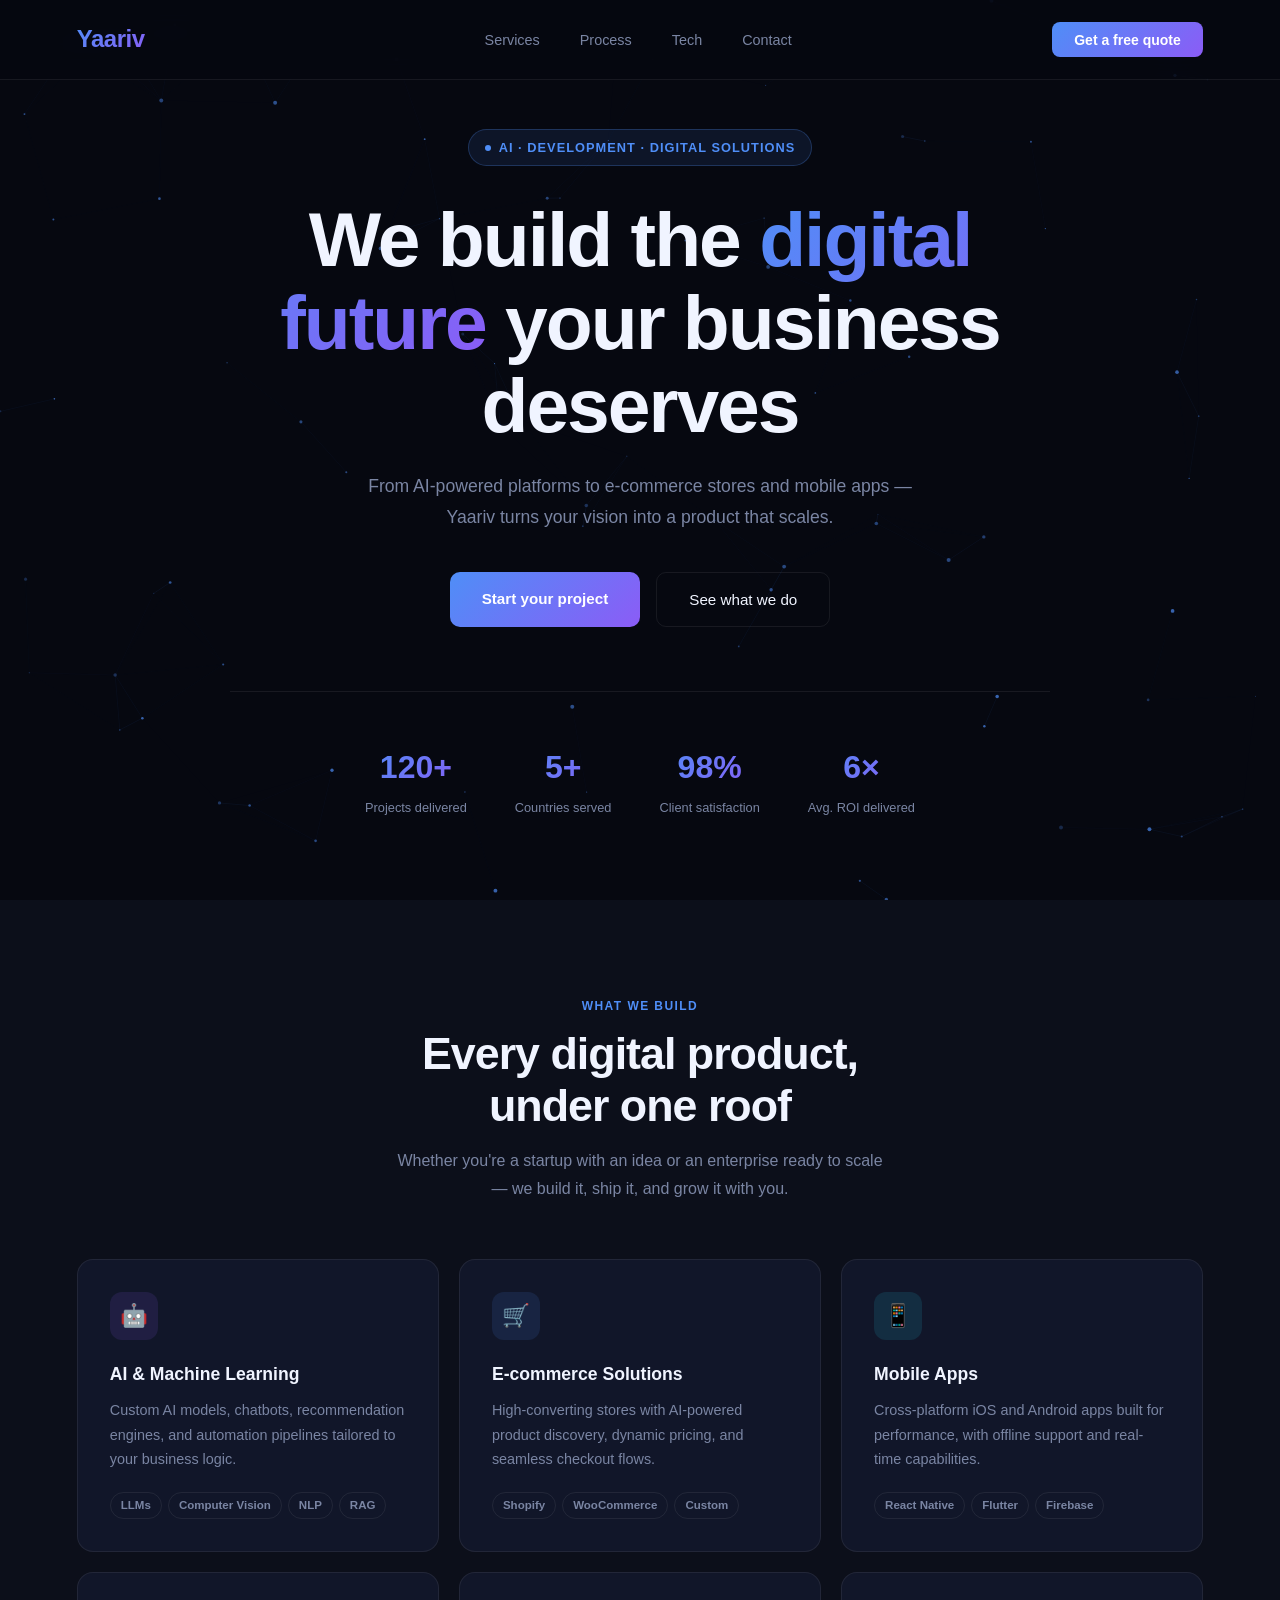
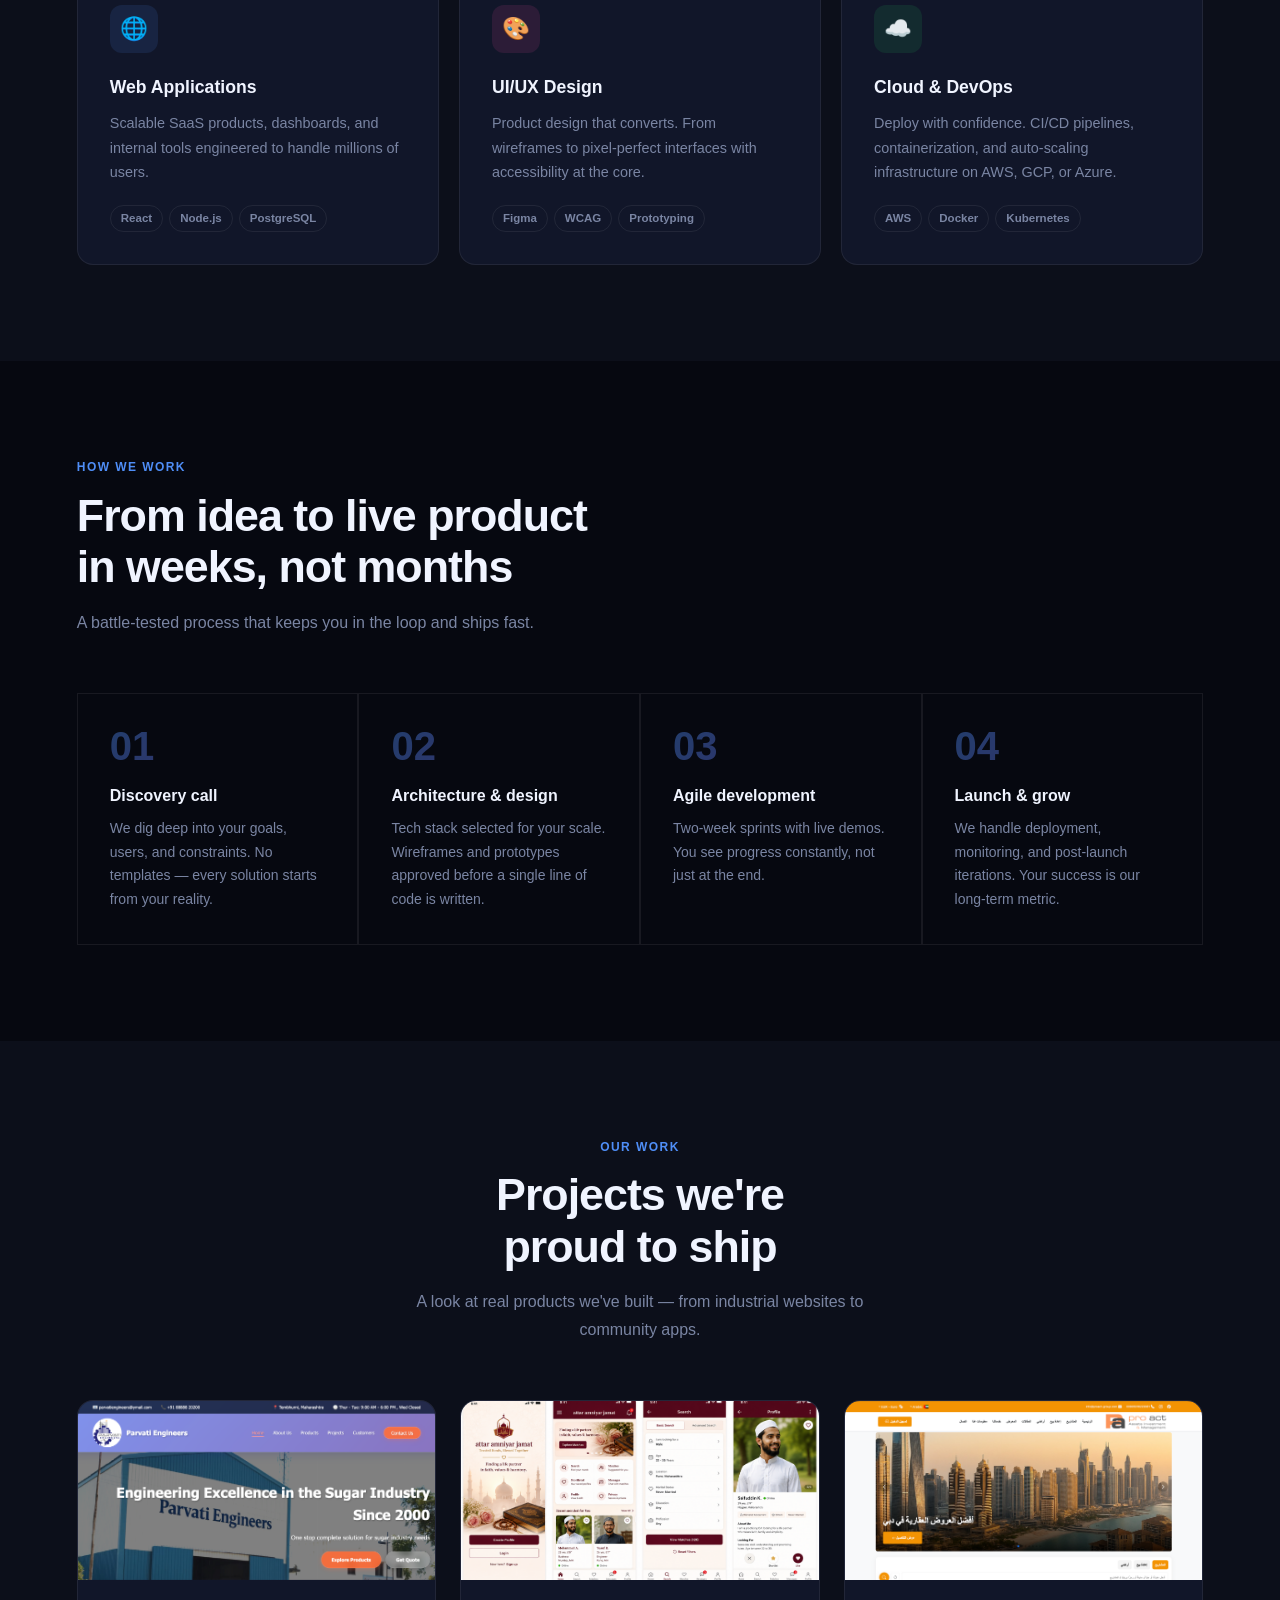
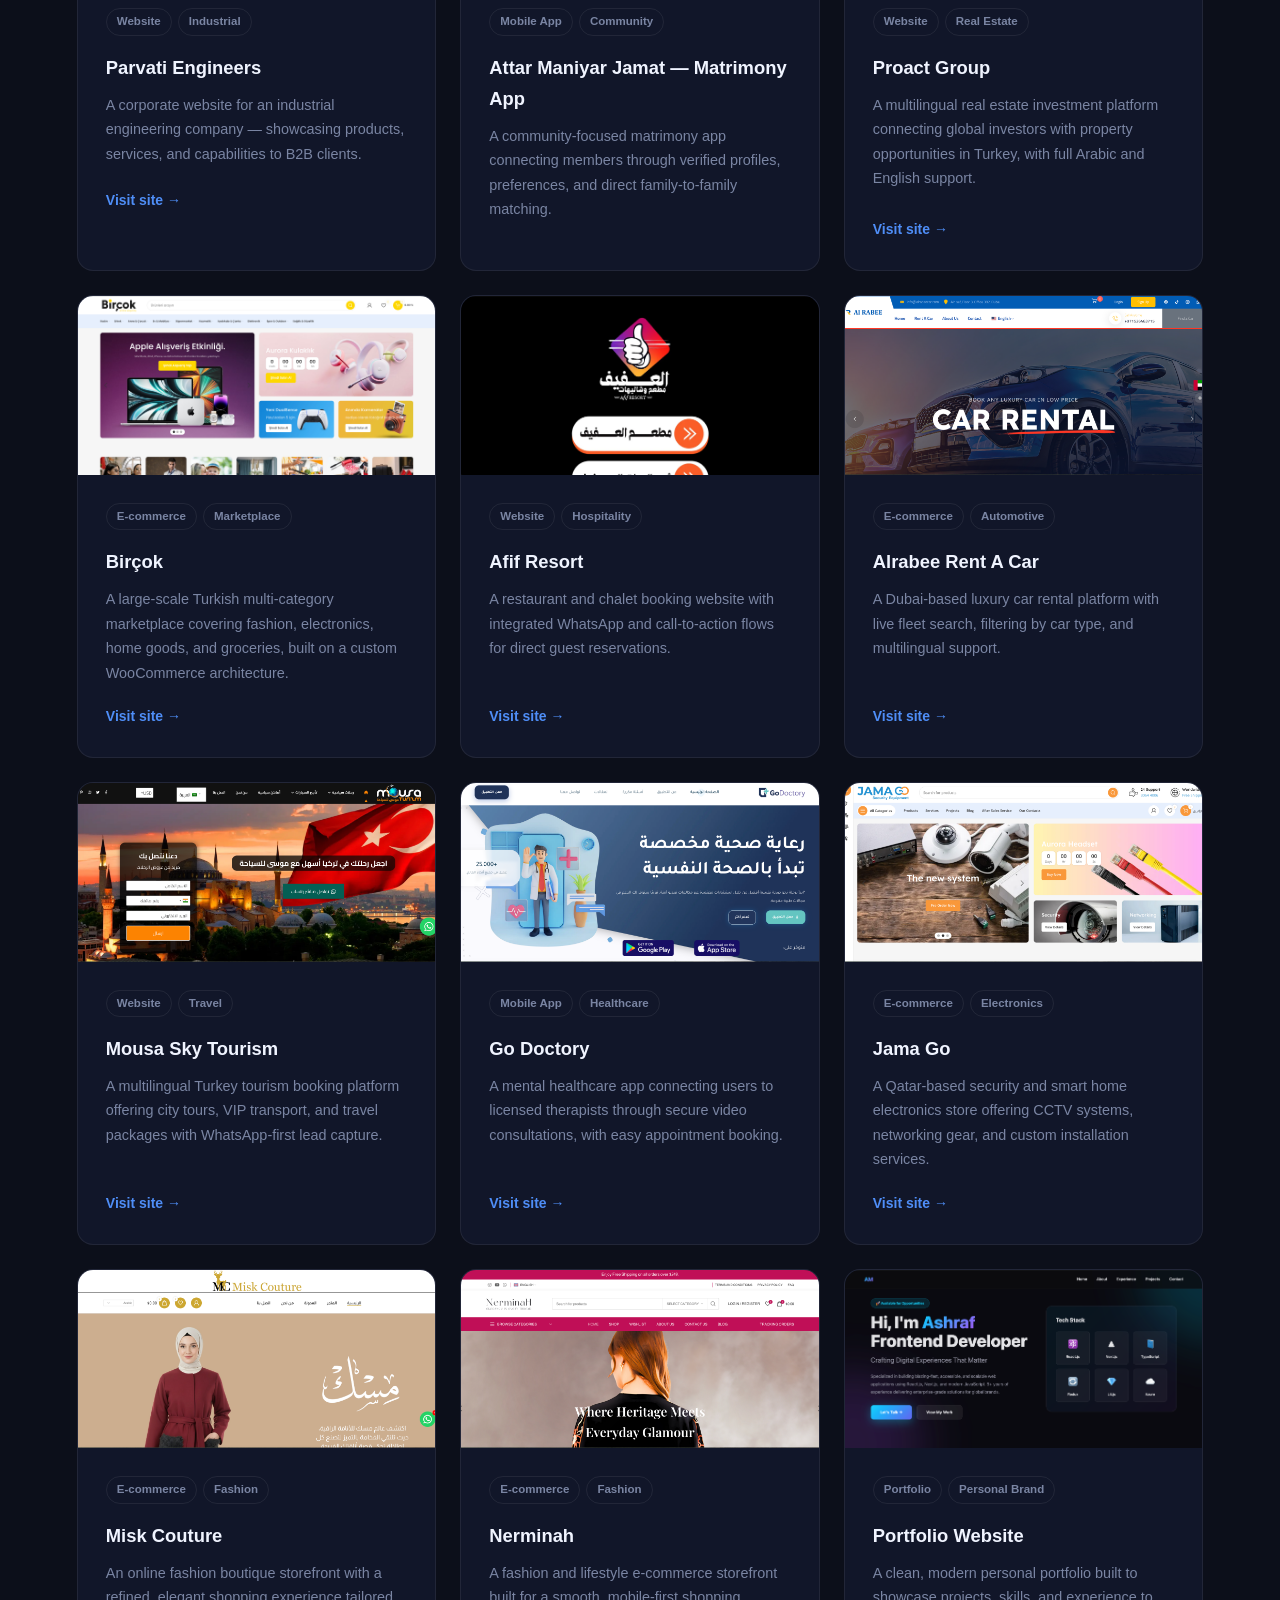
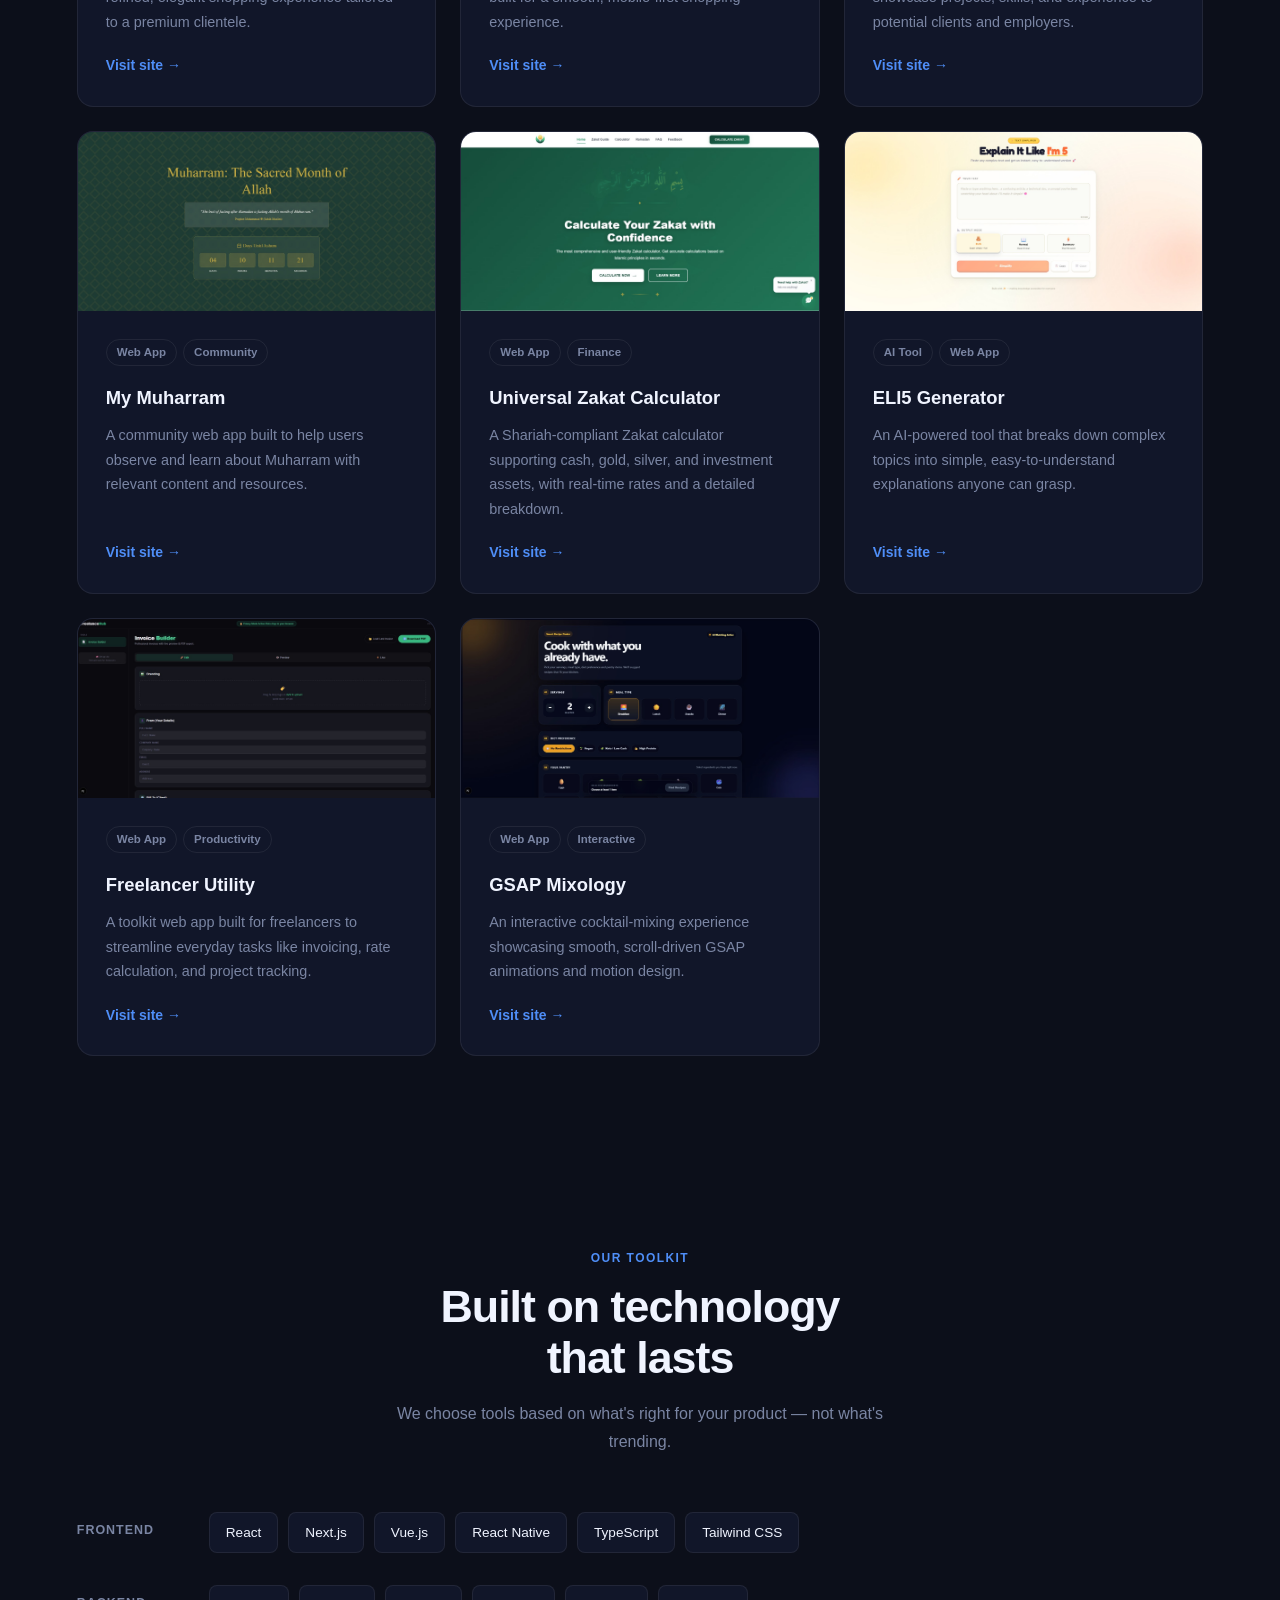
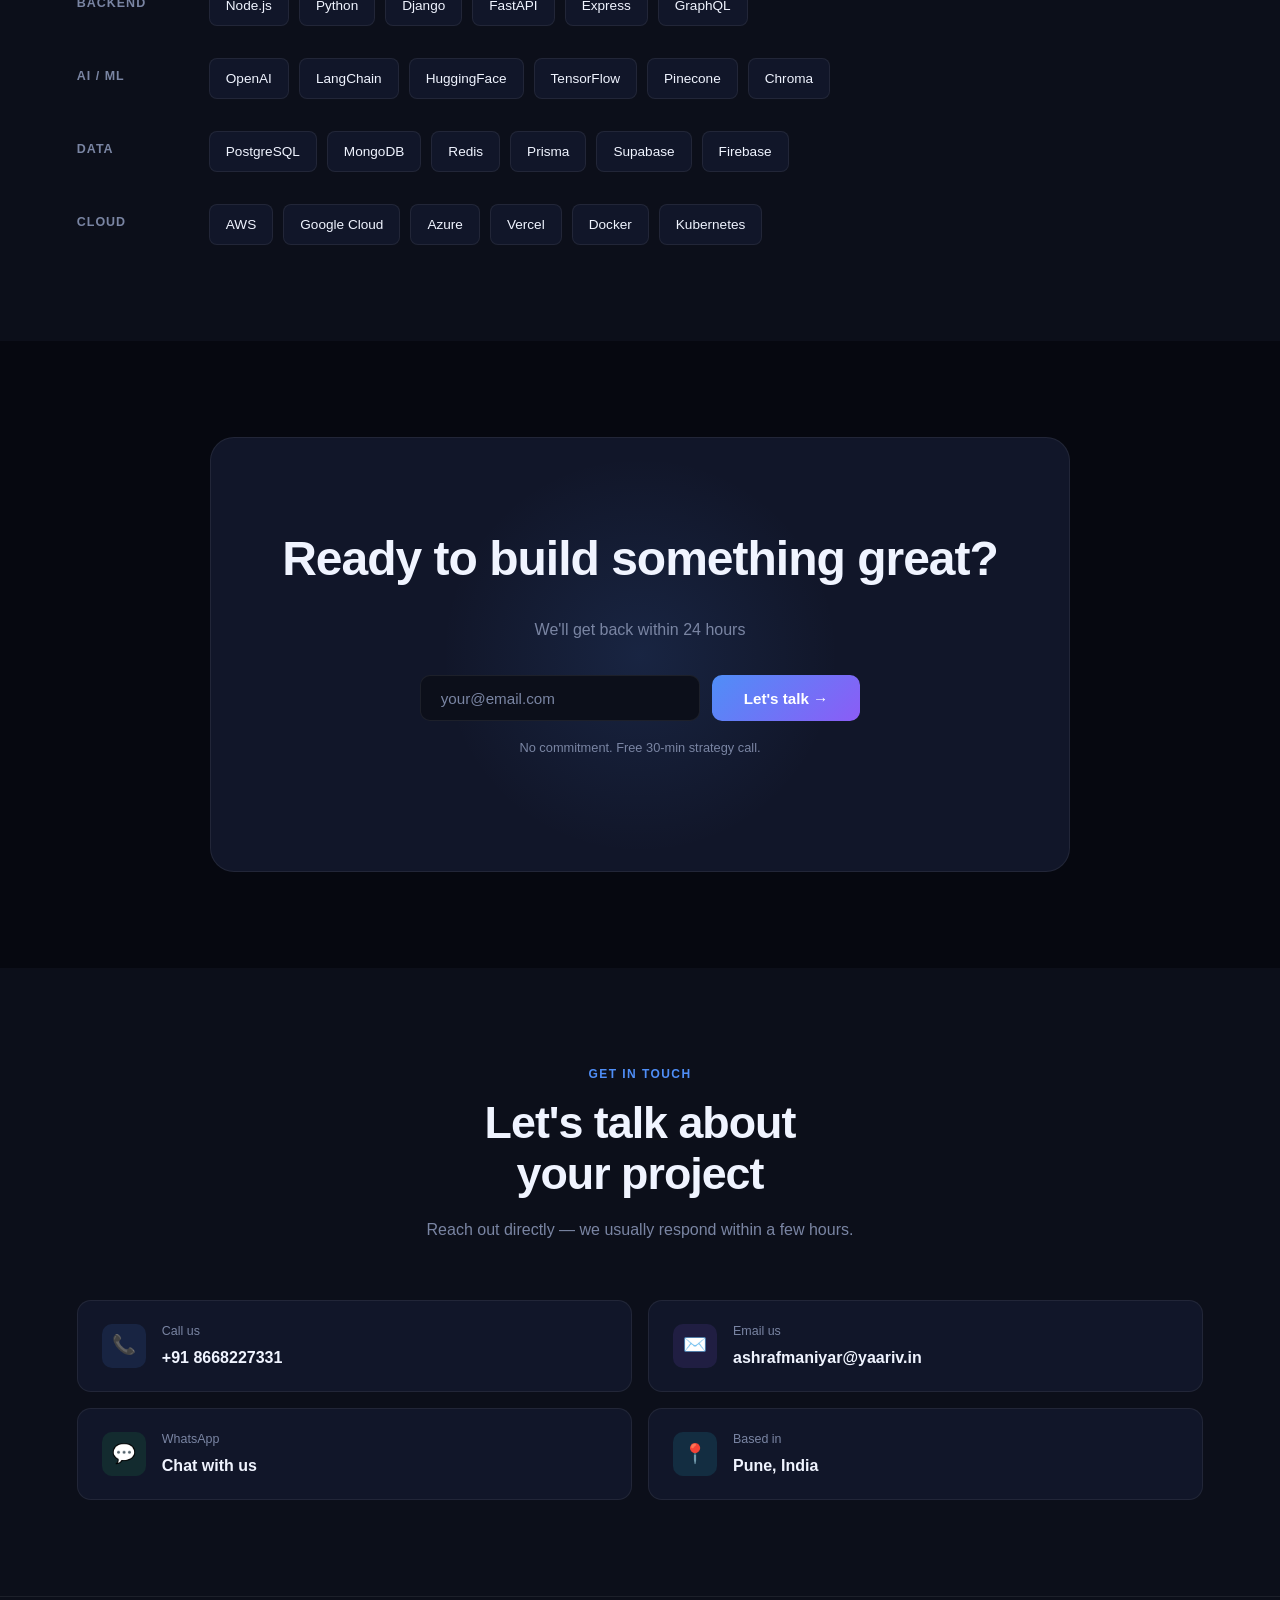
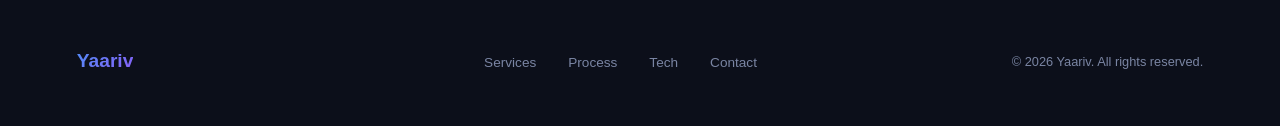
<file: index.html>
<!doctype html>
<html lang="en">
  <head>
    <meta charset="UTF-8" />
    <link
      rel="icon"
      href="data:image/svg+xml,<svg xmlns=%22http://www.w3.org/2000/svg%22 viewBox=%220 0 100 100%22><defs><linearGradient id=%22g%22 x1=%220%25%22 y1=%220%25%22 x2=%22100%25%22 y2=%22100%25%22><stop offset=%220%25%22 stop-color=%22%234F8EF7%22/><stop offset=%22100%25%22 stop-color=%22%238B5CF6%22/></linearGradient></defs><rect width=%22100%22 height=%22100%22 rx=%2222%22 fill=%22%23060810%22/><text x=%2250%22 y=%2268%22 font-family=%22Arial,sans-serif%22 font-size=%2255%22 font-weight=%22900%22 fill=%22url(%23g)%22 text-anchor=%22middle%22>Y</text></svg>"
    />
    <meta name="viewport" content="width=device-width, initial-scale=1.0" />
    <title>Yaariv — Build What's Next</title>
    <meta
      name="description"
      content="Yaariv is a digital product studio that builds AI-powered platforms, e-commerce stores, and mobile apps for startups and enterprises."
    />
    <link rel="stylesheet" href="./style.css" async />
  </head>
  <!-- Google tag (gtag.js) -->
  <script
    async
    src="https://www.googletagmanager.com/gtag/js?id=G-SHBD8V1XQ9"
  ></script>
  <script>
    window.dataLayer = window.dataLayer || [];
    function gtag() {
      dataLayer.push(arguments);
    }
    gtag("js", new Date());

    gtag("config", "G-SHBD8V1XQ9");
  </script>
  <body>
    <!-- NAV -->
    <nav>
      <div class="logo">Yaariv</div>
      <ul class="nav-links" id="navLinks">
        <li><a href="#services">Services</a></li>
        <li><a href="#process">Process</a></li>
        <li><a href="#tech">Tech</a></li>
        <li><a href="#cta">Contact</a></li>
      </ul>

      <button
        class="nav-cta"
        onclick="
          document.getElementById('cta').scrollIntoView({ behavior: 'smooth' })
        "
      >
        Get a free quote
      </button>
    </nav>

    <!-- HERO -->
    <section id="hero">
      <canvas id="canvas"></canvas>
      <div class="hero-inner">
        <div class="eyebrow">
          <span class="eyebrow-dot"></span> AI · Development · Digital Solutions
        </div>
        <h1>
          We build the <span class="grad">digital future</span> your business
          deserves
        </h1>
        <p class="hero-sub">
          From AI-powered platforms to e-commerce stores and mobile apps —
          Yaariv turns your vision into a product that scales.
        </p>
        <div class="hero-btns">
          <a href="#cta" class="btn-primary">Start your project</a>
          <a href="#services" class="btn-outline">See what we do</a>
        </div>
        <div class="hero-stats">
          <div>
            <div class="stat-num">120+</div>
            <div class="stat-label">Projects delivered</div>
          </div>
          <div>
            <div class="stat-num">5+</div>
            <div class="stat-label">Countries served</div>
          </div>
          <div>
            <div class="stat-num">98%</div>
            <div class="stat-label">Client satisfaction</div>
          </div>
          <div>
            <div class="stat-num">6×</div>
            <div class="stat-label">Avg. ROI delivered</div>
          </div>
        </div>
      </div>
    </section>

    <!-- MARQUEE -->
    <!-- <div class="marquee-wrap">
      <div class="marquee-track" id="marquee">
        <div class="marquee-item"><span>⚡</span> E-commerce Platforms</div>
        <div class="marquee-item"><span>🤖</span> AI Integration</div>
        <div class="marquee-item"><span>📱</span> Mobile Apps</div>
        <div class="marquee-item"><span>🌐</span> Web Applications</div>
        <div class="marquee-item"><span>🛒</span> Shopify & WooCommerce</div>
        <div class="marquee-item"><span>🧠</span> Machine Learning</div>
        <div class="marquee-item"><span>🎨</span> UI/UX Design</div>
        <div class="marquee-item"><span>☁️</span> Cloud Solutions</div>
        <div class="marquee-item"><span>🔒</span> Cybersecurity</div>
        <div class="marquee-item"><span>📊</span> Data Dashboards</div>
        <div class="marquee-item"><span>⚡</span> E-commerce Platforms</div>
        <div class="marquee-item"><span>🤖</span> AI Integration</div>
        <div class="marquee-item"><span>📱</span> Mobile Apps</div>
        <div class="marquee-item"><span>🌐</span> Web Applications</div>
        <div class="marquee-item"><span>🛒</span> Shopify & WooCommerce</div>
        <div class="marquee-item"><span>🧠</span> Machine Learning</div>
        <div class="marquee-item"><span>🎨</span> UI/UX Design</div>
        <div class="marquee-item"><span>☁️</span> Cloud Solutions</div>
        <div class="marquee-item"><span>🔒</span> Cybersecurity</div>
        <div class="marquee-item"><span>📊</span> Data Dashboards</div>
      </div>
    </div> -->

    <!-- SERVICES -->
    <section id="services">
      <div class="centered reveal">
        <div class="section-label">What we build</div>
        <h2 class="section-title">
          Every digital product,<br />under one roof
        </h2>
        <p class="section-sub">
          Whether you're a startup with an idea or an enterprise ready to scale
          — we build it, ship it, and grow it with you.
        </p>
      </div>
      <div class="services-grid">
        <div class="service-card reveal">
          <div class="service-icon icon-violet">🤖</div>
          <div class="service-title">AI & Machine Learning</div>
          <div class="service-desc">
            Custom AI models, chatbots, recommendation engines, and automation
            pipelines tailored to your business logic.
          </div>
          <div class="service-tags">
            <span class="tag">LLMs</span><span class="tag">Computer Vision</span
            ><span class="tag">NLP</span><span class="tag">RAG</span>
          </div>
        </div>
        <div class="service-card reveal">
          <div class="service-icon icon-blue">🛒</div>
          <div class="service-title">E-commerce Solutions</div>
          <div class="service-desc">
            High-converting stores with AI-powered product discovery, dynamic
            pricing, and seamless checkout flows.
          </div>
          <div class="service-tags">
            <span class="tag">Shopify</span><span class="tag">WooCommerce</span
            ><span class="tag">Custom</span>
          </div>
        </div>
        <div class="service-card reveal">
          <div class="service-icon icon-cyan">📱</div>
          <div class="service-title">Mobile Apps</div>
          <div class="service-desc">
            Cross-platform iOS and Android apps built for performance, with
            offline support and real-time capabilities.
          </div>
          <div class="service-tags">
            <span class="tag">React Native</span><span class="tag">Flutter</span
            ><span class="tag">Firebase</span>
          </div>
        </div>
        <div class="service-card reveal">
          <div class="service-icon icon-blue">🌐</div>
          <div class="service-title">Web Applications</div>
          <div class="service-desc">
            Scalable SaaS products, dashboards, and internal tools engineered to
            handle millions of users.
          </div>
          <div class="service-tags">
            <span class="tag">React</span><span class="tag">Node.js</span
            ><span class="tag">PostgreSQL</span>
          </div>
        </div>
        <div class="service-card reveal">
          <div class="service-icon icon-pink">🎨</div>
          <div class="service-title">UI/UX Design</div>
          <div class="service-desc">
            Product design that converts. From wireframes to pixel-perfect
            interfaces with accessibility at the core.
          </div>
          <div class="service-tags">
            <span class="tag">Figma</span><span class="tag">WCAG</span
            ><span class="tag">Prototyping</span>
          </div>
        </div>
        <div class="service-card reveal">
          <div class="service-icon icon-green">☁️</div>
          <div class="service-title">Cloud & DevOps</div>
          <div class="service-desc">
            Deploy with confidence. CI/CD pipelines, containerization, and
            auto-scaling infrastructure on AWS, GCP, or Azure.
          </div>
          <div class="service-tags">
            <span class="tag">AWS</span><span class="tag">Docker</span
            ><span class="tag">Kubernetes</span>
          </div>
        </div>
      </div>
    </section>

    <!-- PROCESS -->
    <section id="process">
      <div class="reveal">
        <div class="section-label">How we work</div>
        <h2 class="section-title">
          From idea to live product<br />in weeks, not months
        </h2>
        <p class="section-sub">
          A battle-tested process that keeps you in the loop and ships fast.
        </p>
      </div>
      <div class="process-grid" style="margin-top: 3.5rem">
        <div class="process-step reveal">
          <div class="step-num">01</div>
          <div class="step-title">Discovery call</div>
          <div class="step-desc">
            We dig deep into your goals, users, and constraints. No templates —
            every solution starts from your reality.
          </div>
        </div>
        <div class="process-step reveal">
          <div class="step-num">02</div>
          <div class="step-title">Architecture & design</div>
          <div class="step-desc">
            Tech stack selected for your scale. Wireframes and prototypes
            approved before a single line of code is written.
          </div>
        </div>
        <div class="process-step reveal">
          <div class="step-num">03</div>
          <div class="step-title">Agile development</div>
          <div class="step-desc">
            Two-week sprints with live demos. You see progress constantly, not
            just at the end.
          </div>
        </div>
        <div class="process-step reveal">
          <div class="step-num">04</div>
          <div class="step-title">Launch & grow</div>
          <div class="step-desc">
            We handle deployment, monitoring, and post-launch iterations. Your
            success is our long-term metric.
          </div>
        </div>
      </div>
    </section>

    <!-- PROJECTS -->
    <section id="projects">
      <div class="centered reveal">
        <div class="section-label">Our work</div>
        <h2 class="section-title">Projects we're<br />proud to ship</h2>
        <p class="section-sub">
          A look at real products we've built — from industrial websites to
          community apps.
        </p>
      </div>
      <div class="projects-grid">
        <div class="project-card reveal">
          <div class="project-img">
            <img
              src="./project_parvati.png"
              alt="Parvati Engineers website screenshot"
            />
          </div>
          <div class="project-body">
            <div class="project-tags">
              <span class="tag">Website</span
              ><span class="tag">Industrial</span>
            </div>
            <div class="project-title">Parvati Engineers</div>
            <div class="project-desc">
              A corporate website for an industrial engineering company —
              showcasing products, services, and capabilities to B2B clients.
            </div>
            <div>
              <a
                href="https://parvatiengineers.co.in/"
                target="_blank"
                class="project-link"
                >Visit site →</a
              >
            </div>
          </div>
        </div>

        <div class="project-card reveal">
          <div class="project-img">
            <img src="./project_atrmnr.png" alt="Matrimony app screenshot" />
          </div>
          <div class="project-body">
            <div class="project-tags">
              <span class="tag">Mobile App</span
              ><span class="tag">Community</span>
            </div>
            <div class="project-title">Attar Maniyar Jamat — Matrimony App</div>
            <div class="project-desc">
              A community-focused matrimony app connecting members through
              verified profiles, preferences, and direct family-to-family
              matching.
            </div>
          </div>
        </div>

        <div class="project-card reveal">
          <div class="project-img">
            <img src="./project_proact.png" alt="Proact Group screenshot" />
          </div>
          <div class="project-body">
            <div class="project-tags">
              <span class="tag">Website</span
              ><span class="tag">Real Estate</span>
            </div>
            <div class="project-title">Proact Group</div>
            <div class="project-desc">
              A multilingual real estate investment platform connecting global
              investors with property opportunities in Turkey, with full Arabic
              and English support.
            </div>
            <a
              href="https://www.proact-group.com/ar"
              target="_blank"
              class="project-link"
              >Visit site →</a
            >
          </div>
        </div>

        <div class="project-card reveal">
          <div class="project-img">
            <img
              src="./project_bircok.png"
              alt="Birçok e-commerce screenshot"
            />
          </div>
          <div class="project-body">
            <div class="project-tags">
              <span class="tag">E-commerce</span
              ><span class="tag">Marketplace</span>
            </div>
            <div class="project-title">Birçok</div>
            <div class="project-desc">
              A large-scale Turkish multi-category marketplace covering fashion,
              electronics, home goods, and groceries, built on a custom
              WooCommerce architecture.
            </div>
            <a
              href="https://bircok.com.tr/"
              target="_blank"
              class="project-link"
              >Visit site →</a
            >
          </div>
        </div>

        <div class="project-card reveal">
          <div class="project-img">
            <img src="./project_afif.png" alt="Afif Resort screenshot" />
          </div>
          <div class="project-body">
            <div class="project-tags">
              <span class="tag">Website</span
              ><span class="tag">Hospitality</span>
            </div>
            <div class="project-title">Afif Resort</div>
            <div class="project-desc">
              A restaurant and chalet booking website with integrated WhatsApp
              and call-to-action flows for direct guest reservations.
            </div>
            <a
              href="https://afifresort.com/"
              target="_blank"
              class="project-link"
              >Visit site →</a
            >
          </div>
        </div>

        <div class="project-card reveal">
          <div class="project-img">
            <img
              src="./project_alrabee.png"
              alt="Alrabee Car Rental screenshot"
            />
          </div>
          <div class="project-body">
            <div class="project-tags">
              <span class="tag">E-commerce</span
              ><span class="tag">Automotive</span>
            </div>
            <div class="project-title">Alrabee Rent A Car</div>
            <div class="project-desc">
              A Dubai-based luxury car rental platform with live fleet search,
              filtering by car type, and multilingual support.
            </div>
            <a
              href="https://alrabeecar.com/"
              target="_blank"
              class="project-link"
              >Visit site →</a
            >
          </div>
        </div>

        <div class="project-card reveal">
          <div class="project-img">
            <img
              src="./project_mosasky.png"
              alt="Mousa Sky tourism screenshot"
            />
          </div>
          <div class="project-body">
            <div class="project-tags">
              <span class="tag">Website</span><span class="tag">Travel</span>
            </div>
            <div class="project-title">Mousa Sky Tourism</div>
            <div class="project-desc">
              A multilingual Turkey tourism booking platform offering city
              tours, VIP transport, and travel packages with WhatsApp-first lead
              capture.
            </div>
            <a href="https://mousasky.com/" target="_blank" class="project-link"
              >Visit site →</a
            >
          </div>
        </div>

        <div class="project-card reveal">
          <div class="project-img">
            <img src="./project_godoctor.png" alt="Go Doctory screenshot" />
          </div>
          <div class="project-body">
            <div class="project-tags">
              <span class="tag">Mobile App</span
              ><span class="tag">Healthcare</span>
            </div>
            <div class="project-title">Go Doctory</div>
            <div class="project-desc">
              A mental healthcare app connecting users to licensed therapists
              through secure video consultations, with easy appointment booking.
            </div>
            <a
              href="https://godoctory.com/"
              target="_blank"
              class="project-link"
              >Visit site →</a
            >
          </div>
        </div>

        <div class="project-card reveal">
          <div class="project-img">
            <img src="./project_jamago.png" alt="Jama Go screenshot" />
          </div>
          <div class="project-body">
            <div class="project-tags">
              <span class="tag">E-commerce</span
              ><span class="tag">Electronics</span>
            </div>
            <div class="project-title">Jama Go</div>
            <div class="project-desc">
              A Qatar-based security and smart home electronics store offering
              CCTV systems, networking gear, and custom installation services.
            </div>
            <a href="https://jamago.qa/" target="_blank" class="project-link"
              >Visit site →</a
            >
          </div>
        </div>

        <div class="project-card reveal">
          <div class="project-img">
            <img
              src="./project_miskcouture.png"
              alt="Misk Couture screenshot"
            />
          </div>
          <div class="project-body">
            <div class="project-tags">
              <span class="tag">E-commerce</span
              ><span class="tag">Fashion</span>
            </div>
            <div class="project-title">Misk Couture</div>
            <div class="project-desc">
              An online fashion boutique storefront with a refined, elegant
              shopping experience tailored to a premium clientele.
            </div>
            <a
              href="https://misk-couture.com/"
              target="_blank"
              class="project-link"
              >Visit site →</a
            >
          </div>
        </div>

        <div class="project-card reveal">
          <div class="project-img">
            <img src="./project_nerminah.png" alt="Nerminah screenshot" />
          </div>
          <div class="project-body">
            <div class="project-tags">
              <span class="tag">E-commerce</span
              ><span class="tag">Fashion</span>
            </div>
            <div class="project-title">Nerminah</div>
            <div class="project-desc">
              A fashion and lifestyle e-commerce storefront built for a smooth,
              mobile-first shopping experience.
            </div>
            <a href="https://nerminah.com/" target="_blank" class="project-link"
              >Visit site →</a
            >
          </div>
        </div>

        <div class="project-card reveal">
          <div class="project-img">
            <img
              src="./project_portfolio.png"
              alt="Portfolio website screenshot"
            />
          </div>
          <div class="project-body">
            <div class="project-tags">
              <span class="tag">Portfolio</span
              ><span class="tag">Personal Brand</span>
            </div>
            <div class="project-title">Portfolio Website</div>
            <div class="project-desc">
              A clean, modern personal portfolio built to showcase projects,
              skills, and experience to potential clients and employers.
            </div>
            <a
              href="https://ashraflol.github.io/portfolio3/"
              target="_blank"
              class="project-link"
              >Visit site →</a
            >
          </div>
        </div>
        <div class="project-card reveal">
          <div class="project-img">
            <img
              src="./project_muharram.jpeg"
              alt="My Muharram App screenshot"
            />
          </div>
          <div class="project-body">
            <div class="project-tags">
              <span class="tag">Web App</span><span class="tag">Community</span>
            </div>
            <div class="project-title">My Muharram</div>
            <div class="project-desc">
              A community web app built to help users observe and learn about
              Muharram with relevant content and resources.
            </div>
            <a
              href="https://my-muharram-app.vercel.app/"
              target="_blank"
              class="project-link"
              >Visit site →</a
            >
          </div>
        </div>

        <div class="project-card reveal">
          <div class="project-img">
            <img src="./project_zakat.jpeg" alt="Zakat Calculator screenshot" />
          </div>
          <div class="project-body">
            <div class="project-tags">
              <span class="tag">Web App</span><span class="tag">Finance</span>
            </div>
            <div class="project-title">Universal Zakat Calculator</div>
            <div class="project-desc">
              A Shariah-compliant Zakat calculator supporting cash, gold,
              silver, and investment assets, with real-time rates and a detailed
              breakdown.
            </div>
            <a
              href="https://zakat-calculator-psi.vercel.app/"
              target="_blank"
              class="project-link"
              >Visit site →</a
            >
          </div>
        </div>

        <div class="project-card reveal">
          <div class="project-img">
            <img src="./project_eli5.jpeg" alt="ELI5 Generator screenshot" />
          </div>
          <div class="project-body">
            <div class="project-tags">
              <span class="tag">AI Tool</span><span class="tag">Web App</span>
            </div>
            <div class="project-title">ELI5 Generator</div>
            <div class="project-desc">
              An AI-powered tool that breaks down complex topics into simple,
              easy-to-understand explanations anyone can grasp.
            </div>
            <a
              href="https://eli5-generator.vercel.app/"
              target="_blank"
              class="project-link"
              >Visit site →</a
            >
          </div>
        </div>

        <div class="project-card reveal">
          <div class="project-img">
            <img
              src="./project_freelancer.jpeg"
              alt="Freelancer Utility screenshot"
            />
          </div>
          <div class="project-body">
            <div class="project-tags">
              <span class="tag">Web App</span
              ><span class="tag">Productivity</span>
            </div>
            <div class="project-title">Freelancer Utility</div>
            <div class="project-desc">
              A toolkit web app built for freelancers to streamline everyday
              tasks like invoicing, rate calculation, and project tracking.
            </div>
            <a
              href="https://freelancer-utility.vercel.app/"
              target="_blank"
              class="project-link"
              >Visit site →</a
            >
          </div>
        </div>

        <div class="project-card reveal">
          <div class="project-img">
            <img src="./project_gsap.jpeg" alt="GSAP Mixology screenshot" />
          </div>
          <div class="project-body">
            <div class="project-tags">
              <span class="tag">Web App</span
              ><span class="tag">Interactive</span>
            </div>
            <div class="project-title">GSAP Mixology</div>
            <div class="project-desc">
              An interactive cocktail-mixing experience showcasing smooth,
              scroll-driven GSAP animations and motion design.
            </div>
            <a
              href="https://my-gsap-mixology.vercel.app/"
              target="_blank"
              class="project-link"
              >Visit site →</a
            >
          </div>
        </div>
      </div>
    </section>

    <!-- TECH STACK -->
    <section id="tech">
      <div class="centered reveal">
        <div class="section-label">Our toolkit</div>
        <h2 class="section-title">Built on technology<br />that lasts</h2>
        <p class="section-sub">
          We choose tools based on what's right for your product — not what's
          trending.
        </p>
      </div>
      <div class="tech-categories reveal" style="margin-top: 3.5rem">
        <div class="tech-row">
          <div class="tech-row-label">Frontend</div>
          <div class="tech-pills">
            <div class="tech-pill">React</div>
            <div class="tech-pill">Next.js</div>
            <div class="tech-pill">Vue.js</div>
            <div class="tech-pill">React Native</div>
            <div class="tech-pill">TypeScript</div>
            <div class="tech-pill">Tailwind CSS</div>
          </div>
        </div>
        <div class="tech-row">
          <div class="tech-row-label">Backend</div>
          <div class="tech-pills">
            <div class="tech-pill">Node.js</div>
            <div class="tech-pill">Python</div>
            <div class="tech-pill">Django</div>
            <div class="tech-pill">FastAPI</div>
            <div class="tech-pill">Express</div>
            <div class="tech-pill">GraphQL</div>
          </div>
        </div>
        <div class="tech-row">
          <div class="tech-row-label">AI / ML</div>
          <div class="tech-pills">
            <div class="tech-pill">OpenAI</div>
            <div class="tech-pill">LangChain</div>
            <div class="tech-pill">HuggingFace</div>
            <div class="tech-pill">TensorFlow</div>
            <div class="tech-pill">Pinecone</div>
            <div class="tech-pill">Chroma</div>
          </div>
        </div>
        <div class="tech-row">
          <div class="tech-row-label">Data</div>
          <div class="tech-pills">
            <div class="tech-pill">PostgreSQL</div>
            <div class="tech-pill">MongoDB</div>
            <div class="tech-pill">Redis</div>
            <div class="tech-pill">Prisma</div>
            <div class="tech-pill">Supabase</div>
            <div class="tech-pill">Firebase</div>
          </div>
        </div>
        <div class="tech-row">
          <div class="tech-row-label">Cloud</div>
          <div class="tech-pills">
            <div class="tech-pill">AWS</div>
            <div class="tech-pill">Google Cloud</div>
            <div class="tech-pill">Azure</div>
            <div class="tech-pill">Vercel</div>
            <div class="tech-pill">Docker</div>
            <div class="tech-pill">Kubernetes</div>
          </div>
        </div>
      </div>
    </section>

    <!-- CTA -->
    <section id="cta">
      <div class="cta-box reveal">
        <div class="cta-glow"></div>
        <h2>Ready to build <span class="grad">something great?</span></h2>
        <p>We'll get back within 24 hours</p>
        <div class="cta-form">
          <input
            class="cta-input"
            type="email"
            placeholder="your@email.com"
            id="email-input"
          />
          <button class="btn-primary" onclick="handleCTA()">
            Let's talk →
          </button>
        </div>
        <p
          style="
            margin-top: 1rem;
            font-size: 0.8rem;
            color: var(--muted);
            position: relative;
          "
        >
          No commitment. Free 30-min strategy call.
        </p>
      </div>
    </section>
    <!-- CONTACT -->
    <section id="contact">
      <div class="centered reveal">
        <div class="section-label">Get in touch</div>
        <h2 class="section-title">Let's talk about<br />your project</h2>
        <p class="section-sub">
          Reach out directly — we usually respond within a few hours.
        </p>
      </div>

      <div class="contact-info reveal">
        <a href="tel:+918668227331" class="contact-card">
          <div class="contact-icon icon-blue">📞</div>
          <div>
            <div class="contact-label">Call us</div>
            <div class="contact-value">+91 8668227331</div>
          </div>
        </a>
        <a href="mailto:ashrafmaniyar@yaariv.in" class="contact-card">
          <div class="contact-icon icon-violet">✉️</div>
          <div>
            <div class="contact-label">Email us</div>
            <div class="contact-value">ashrafmaniyar@yaariv.in</div>
          </div>
        </a>
        <a
          href="https://wa.me/918668227331"
          target="_blank"
          class="contact-card"
        >
          <div class="contact-icon icon-green">💬</div>
          <div>
            <div class="contact-label">WhatsApp</div>
            <div class="contact-value">Chat with us</div>
          </div>
        </a>
        <div class="contact-card" style="cursor: default">
          <div class="contact-icon icon-cyan">📍</div>
          <div>
            <div class="contact-label">Based in</div>
            <div class="contact-value">Pune, India</div>
          </div>
        </div>
      </div>
    </section>

    <!-- FOOTER -->
    <footer>
      <div class="footer-logo">Yaariv</div>
      <ul class="footer-links">
        <li><a href="#services">Services</a></li>
        <li><a href="#process">Process</a></li>
        <li><a href="#tech">Tech</a></li>
        <li><a href="#cta">Contact</a></li>
      </ul>
      <div class="footer-copy">© 2026 Yaariv. All rights reserved.</div>
    </footer>
    <script src="./script.js" async></script>
  </body>
</html>
</file>
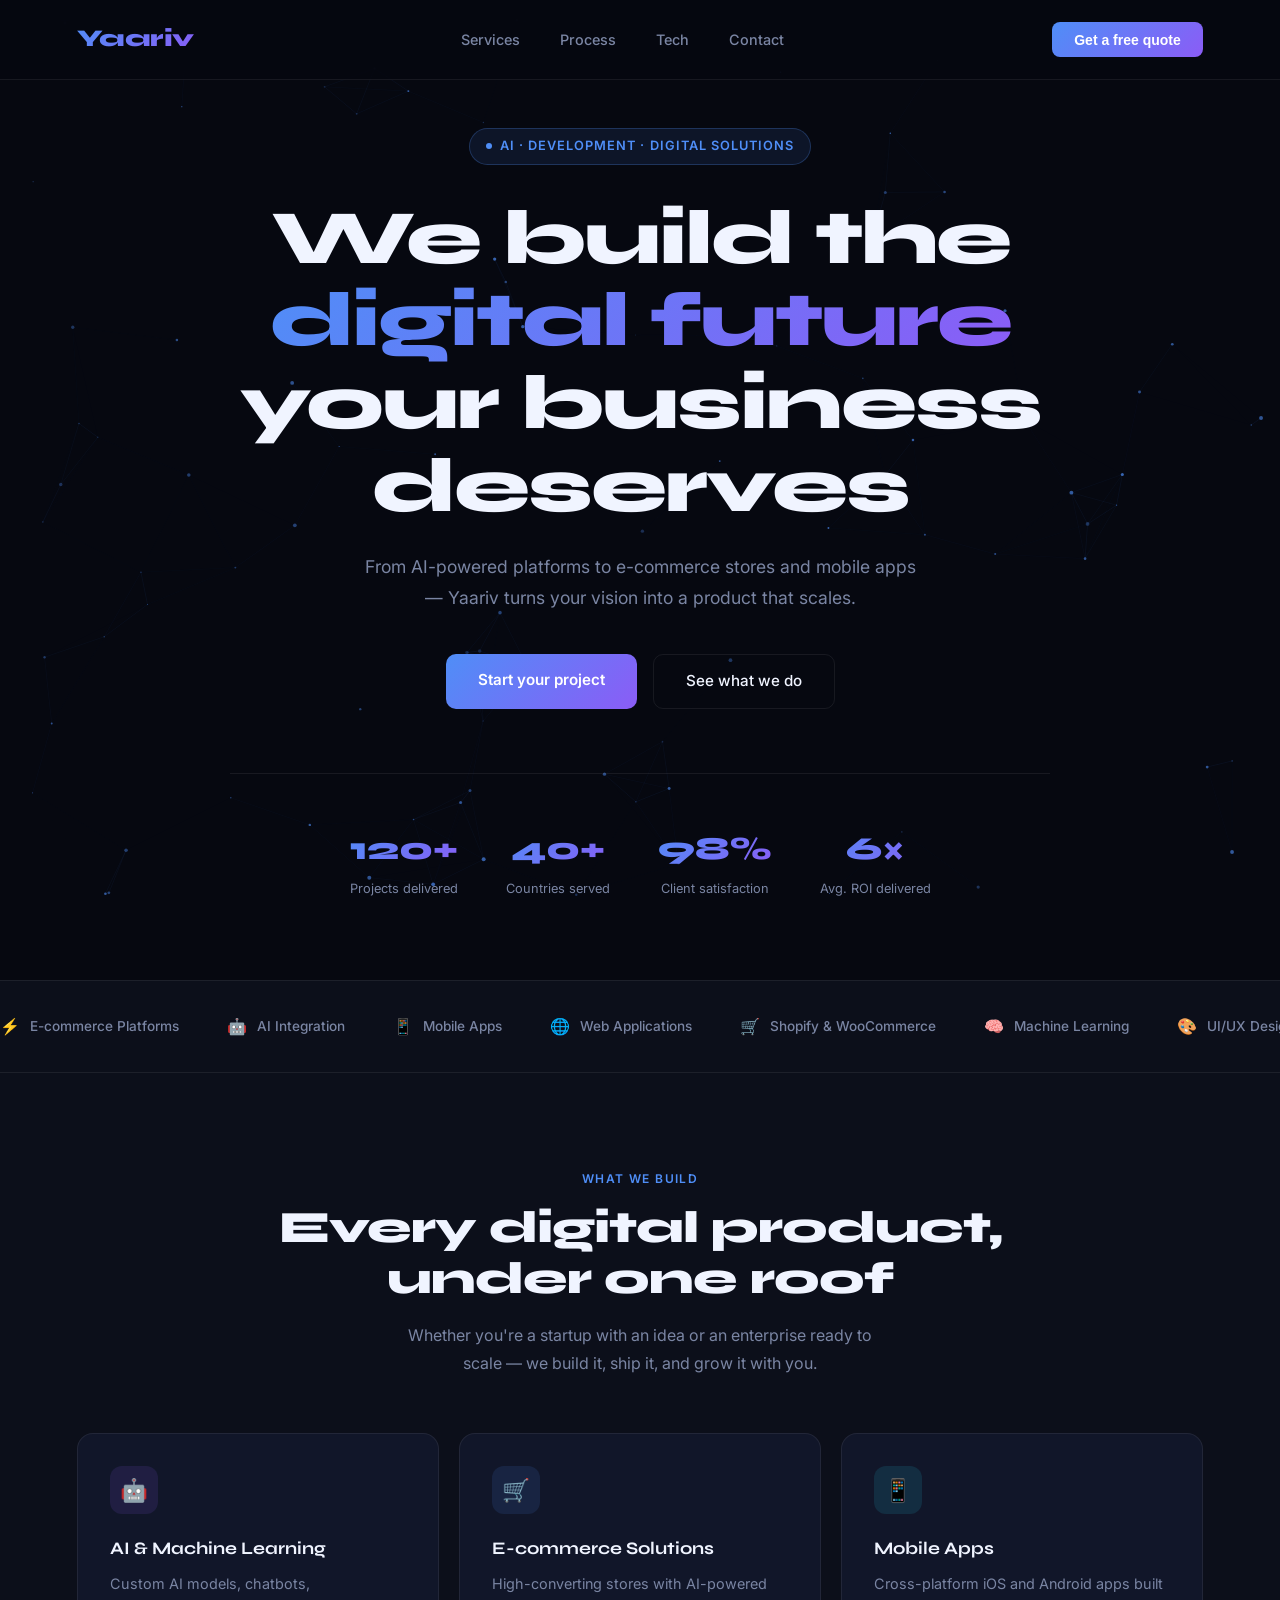
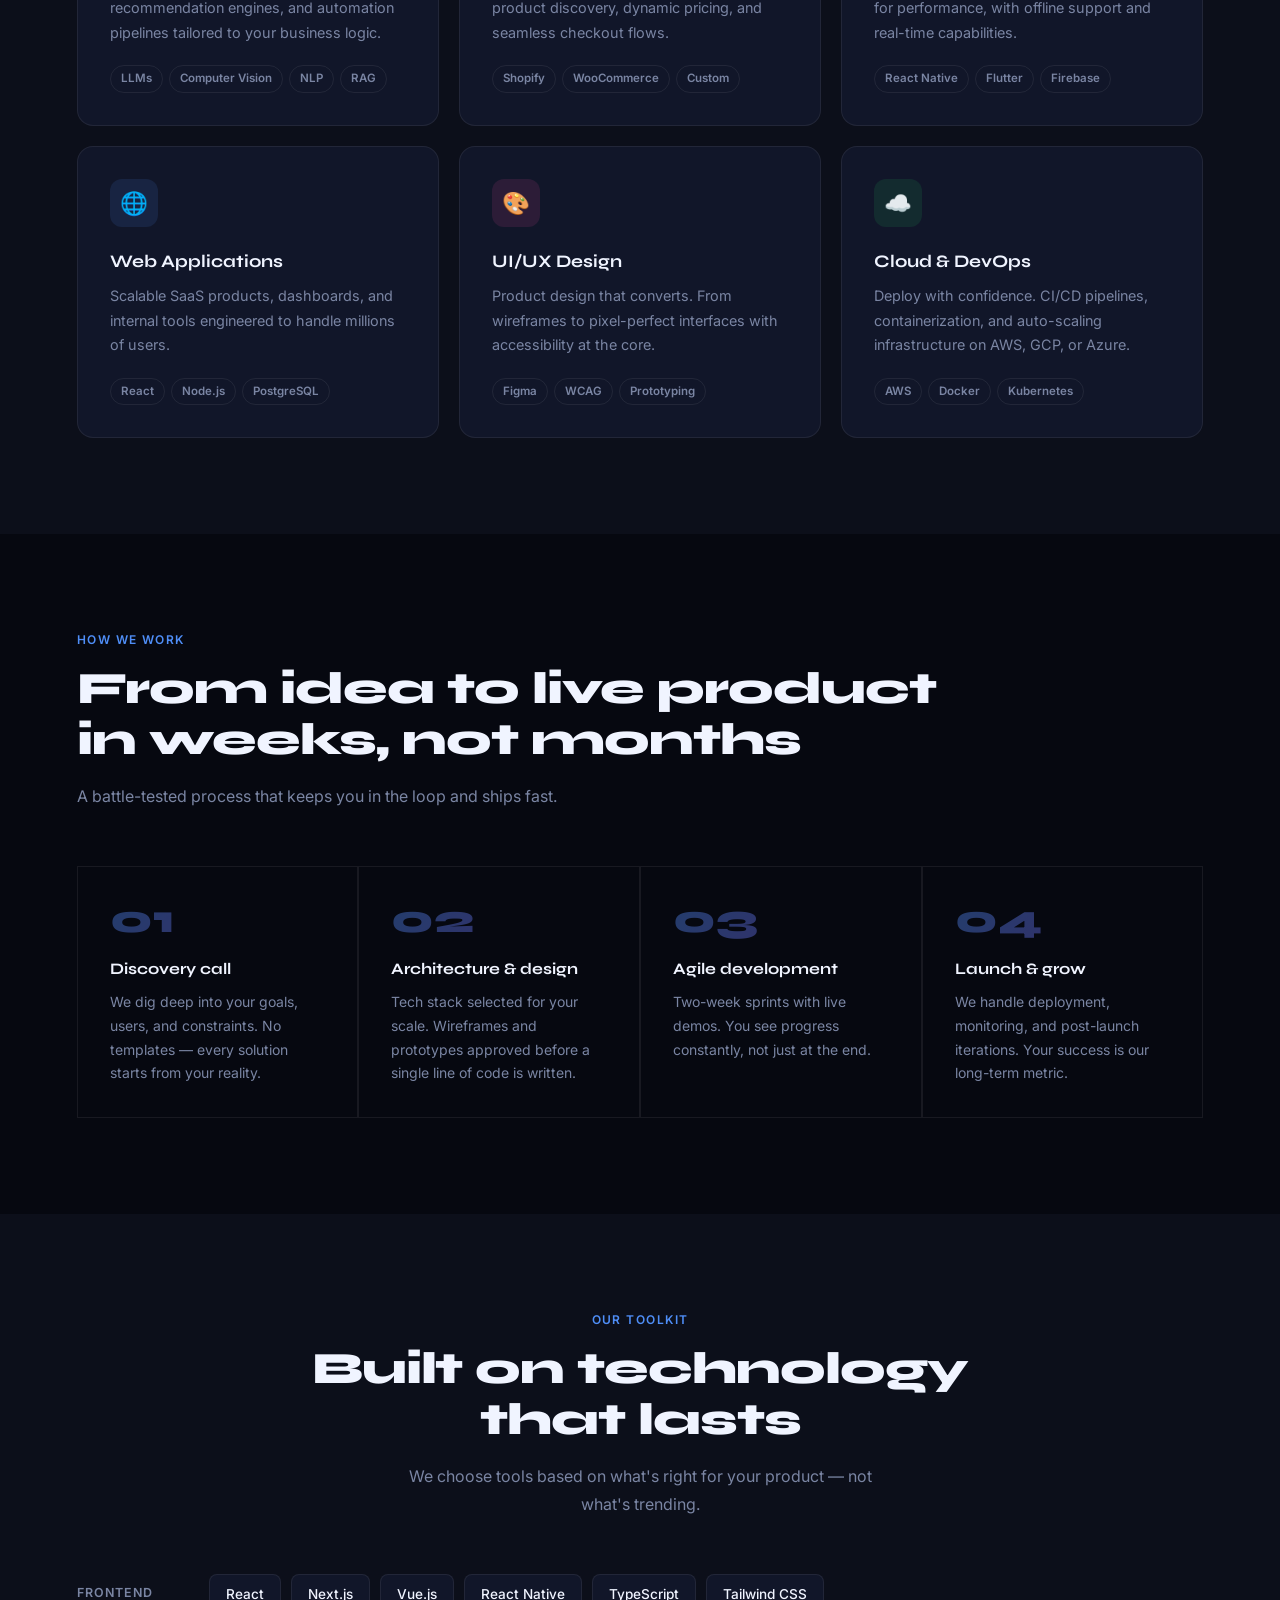
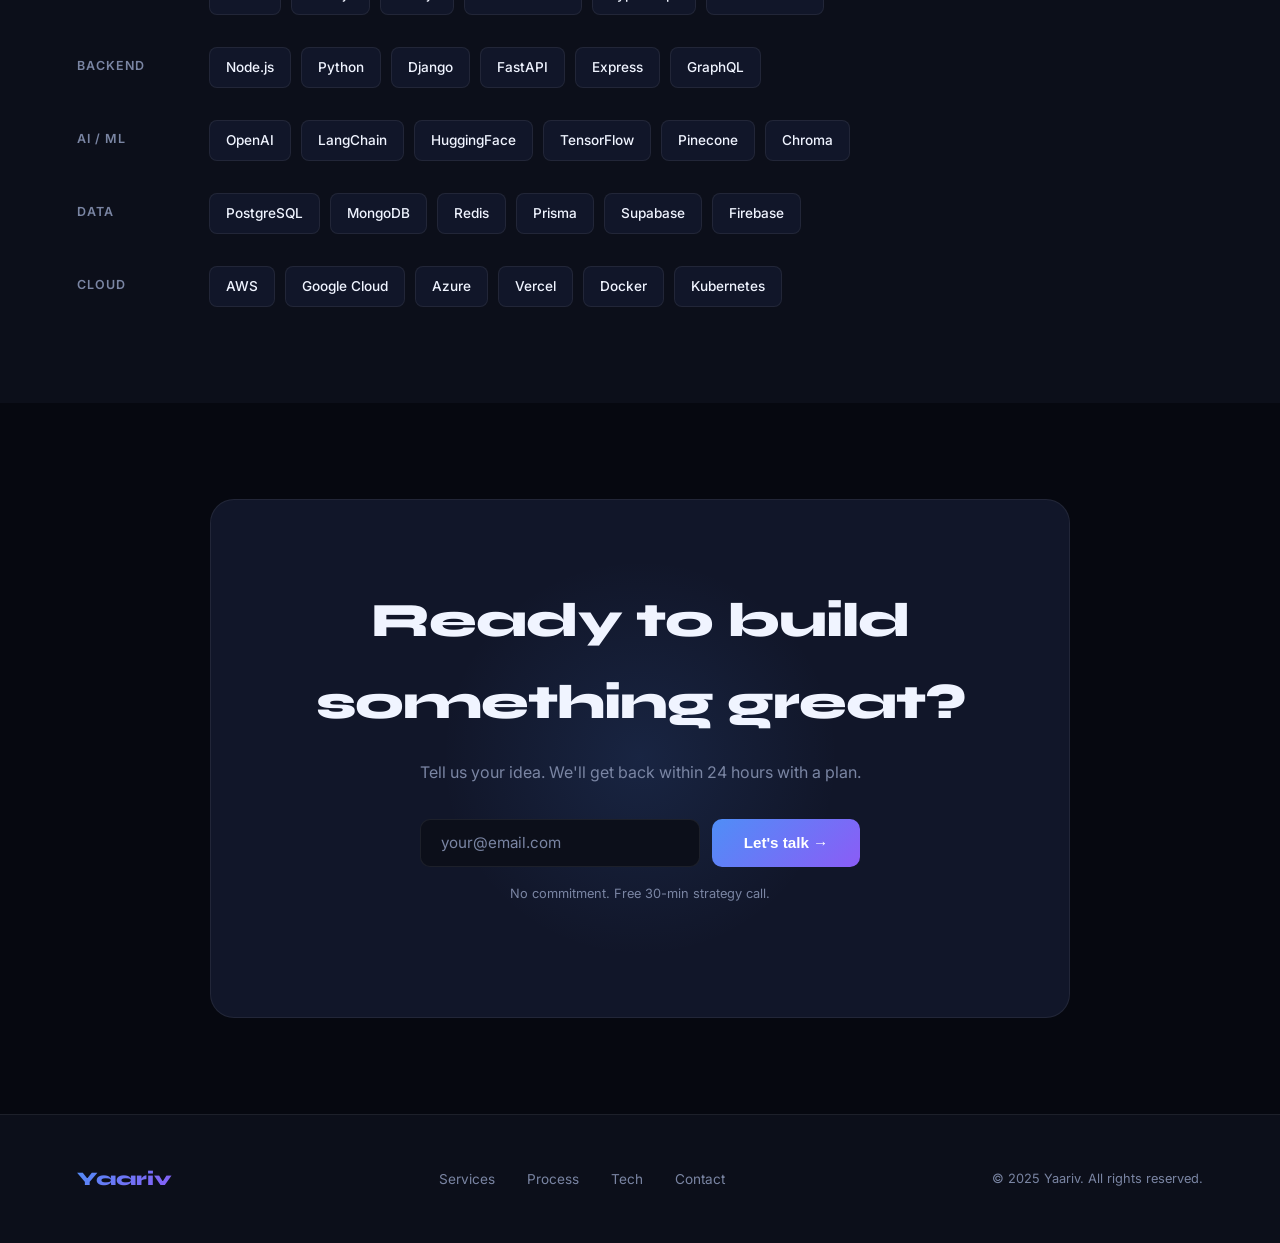
<file: yaariv.html>
<!DOCTYPE html>
<html lang="en">
<head>
<meta charset="UTF-8">
<meta name="viewport" content="width=device-width, initial-scale=1.0">
<title>Yaariv — Build What's Next</title>
<link href="https://fonts.googleapis.com/css2?family=Inter:wght@300;400;500;600&family=Syne:wght@700;800&display=swap" rel="stylesheet">
<style>
  *, *::before, *::after { margin: 0; padding: 0; box-sizing: border-box; }

  :root {
    --bg: #060810;
    --bg2: #0c0f1a;
    --bg3: #111629;
    --blue: #4F8EF7;
    --violet: #8B5CF6;
    --cyan: #22D3EE;
    --text: #F0F4FF;
    --muted: #7A85A3;
    --border: rgba(255,255,255,0.07);
    --grad: linear-gradient(135deg, #4F8EF7, #8B5CF6);
  }

  html { scroll-behavior: smooth; }

  body {
    background: var(--bg);
    color: var(--text);
    font-family: 'Inter', sans-serif;
    font-size: 16px;
    line-height: 1.7;
    overflow-x: hidden;
  }

  /* NAV */
  nav {
    position: fixed; top: 0; left: 0; right: 0; z-index: 100;
    display: flex; align-items: center; justify-content: space-between;
    padding: 1.2rem 6%;
    background: rgba(6,8,16,0.7);
    backdrop-filter: blur(14px);
    border-bottom: 1px solid var(--border);
  }
  .logo {
    font-family: 'Syne', sans-serif;
    font-size: 1.5rem; font-weight: 800;
    background: var(--grad); -webkit-background-clip: text; -webkit-text-fill-color: transparent;
    letter-spacing: -0.5px;
  }
  .nav-links { display: flex; gap: 2.5rem; list-style: none; }
  .nav-links a {
    color: var(--muted); text-decoration: none; font-size: 0.9rem; font-weight: 500;
    transition: color 0.2s;
  }
  .nav-links a:hover { color: var(--text); }
  .nav-cta {
    background: var(--grad); color: #fff; border: none; padding: 0.6rem 1.4rem;
    border-radius: 8px; font-size: 0.875rem; font-weight: 600; cursor: pointer;
    transition: opacity 0.2s, transform 0.2s;
  }
  .nav-cta:hover { opacity: 0.88; transform: translateY(-1px); }

  /* HERO */
  #hero {
    position: relative; min-height: 100vh;
    display: flex; align-items: center; justify-content: center;
    text-align: center; padding: 8rem 6% 5rem; overflow: hidden;
  }
  #canvas {
    position: absolute; inset: 0; width: 100%; height: 100%;
    pointer-events: none;
  }
  .hero-inner { position: relative; z-index: 2; max-width: 820px; }
  .eyebrow {
    display: inline-flex; align-items: center; gap: 8px;
    background: rgba(79,142,247,0.1); border: 1px solid rgba(79,142,247,0.25);
    color: var(--blue); font-size: 0.8rem; font-weight: 600; letter-spacing: .08em;
    padding: 0.4rem 1rem; border-radius: 100px; margin-bottom: 2rem; text-transform: uppercase;
  }
  .eyebrow-dot { width: 6px; height: 6px; background: var(--blue); border-radius: 50%; animation: pulse 2s infinite; }
  @keyframes pulse { 0%,100%{opacity:1;transform:scale(1)} 50%{opacity:.4;transform:scale(1.4)} }

  h1 {
    font-family: 'Syne', sans-serif;
    font-size: clamp(2.8rem, 6vw, 5rem);
    font-weight: 800; line-height: 1.08;
    letter-spacing: -2px; margin-bottom: 1.5rem;
  }
  h1 .grad { background: var(--grad); -webkit-background-clip: text; -webkit-text-fill-color: transparent; }
  .hero-sub {
    font-size: 1.1rem; color: var(--muted); max-width: 560px;
    margin: 0 auto 2.5rem; line-height: 1.75;
  }
  .hero-btns { display: flex; gap: 1rem; justify-content: center; flex-wrap: wrap; }
  .btn-primary {
    background: var(--grad); color: #fff; padding: 0.85rem 2rem;
    border: none; border-radius: 10px; font-size: 0.95rem; font-weight: 600;
    cursor: pointer; transition: transform 0.2s, box-shadow 0.2s; text-decoration: none;
  }
  .btn-primary:hover { transform: translateY(-2px); box-shadow: 0 8px 32px rgba(79,142,247,0.35); }
  .btn-outline {
    background: transparent; color: var(--text);
    border: 1px solid var(--border); padding: 0.85rem 2rem;
    border-radius: 10px; font-size: 0.95rem; font-weight: 500;
    cursor: pointer; transition: border-color 0.2s, background 0.2s; text-decoration: none;
  }
  .btn-outline:hover { border-color: rgba(255,255,255,0.2); background: rgba(255,255,255,0.04); }

  .hero-stats {
    display: flex; gap: 3rem; justify-content: center;
    margin-top: 4rem; padding-top: 3rem;
    border-top: 1px solid var(--border);
    flex-wrap: wrap;
  }
  .stat-num {
    font-family: 'Syne', sans-serif; font-size: 2rem; font-weight: 800;
    background: var(--grad); -webkit-background-clip: text; -webkit-text-fill-color: transparent;
  }
  .stat-label { font-size: 0.8rem; color: var(--muted); margin-top: 2px; }

  /* MARQUEE */
  .marquee-wrap {
    overflow: hidden; padding: 2rem 0;
    border-top: 1px solid var(--border); border-bottom: 1px solid var(--border);
    background: var(--bg2);
  }
  .marquee-track {
    display: flex; gap: 3rem; width: max-content;
    animation: marquee 22s linear infinite;
  }
  @keyframes marquee { from{transform:translateX(0)} to{transform:translateX(-50%)} }
  .marquee-item {
    display: flex; align-items: center; gap: 10px;
    font-size: 0.85rem; font-weight: 500; color: var(--muted);
    white-space: nowrap;
  }
  .marquee-item span { color: var(--blue); font-size: 1rem; }

  /* SECTION COMMONS */
  section { padding: 6rem 6%; }
  .section-label {
    font-size: 0.75rem; font-weight: 600; letter-spacing: .12em;
    text-transform: uppercase; color: var(--blue); margin-bottom: 0.75rem;
  }
  .section-title {
    font-family: 'Syne', sans-serif; font-size: clamp(1.8rem, 3.5vw, 2.8rem);
    font-weight: 800; letter-spacing: -1px; line-height: 1.15; margin-bottom: 1rem;
  }
  .section-sub { color: var(--muted); max-width: 500px; font-size: 1rem; line-height: 1.75; }
  .centered { text-align: center; }
  .centered .section-sub { margin: 0 auto; }

  /* SERVICES */
  #services { background: var(--bg2); }
  .services-grid {
    display: grid; grid-template-columns: repeat(auto-fit, minmax(280px, 1fr));
    gap: 1.25rem; margin-top: 3.5rem;
  }
  .service-card {
    background: var(--bg3); border: 1px solid var(--border);
    border-radius: 16px; padding: 2rem;
    transition: border-color 0.3s, transform 0.3s;
    cursor: default;
  }
  .service-card:hover { border-color: rgba(79,142,247,0.3); transform: translateY(-4px); }
  .service-icon {
    width: 48px; height: 48px; border-radius: 12px;
    display: flex; align-items: center; justify-content: center;
    font-size: 1.4rem; margin-bottom: 1.25rem;
  }
  .icon-blue { background: rgba(79,142,247,0.12); }
  .icon-violet { background: rgba(139,92,246,0.12); }
  .icon-cyan { background: rgba(34,211,238,0.12); }
  .icon-pink { background: rgba(236,72,153,0.12); }
  .icon-green { background: rgba(34,197,94,0.12); }
  .icon-amber { background: rgba(251,191,36,0.12); }
  .service-title { font-family: 'Syne', sans-serif; font-size: 1.1rem; font-weight: 700; margin-bottom: 0.5rem; }
  .service-desc { font-size: 0.9rem; color: var(--muted); line-height: 1.7; }
  .service-tags { display: flex; flex-wrap: wrap; gap: 6px; margin-top: 1.25rem; }
  .tag {
    font-size: 0.72rem; font-weight: 600; padding: 3px 10px;
    border-radius: 100px; border: 1px solid var(--border); color: var(--muted);
  }

  /* HOW WE WORK */
  #process { background: var(--bg); }
  .process-grid {
    display: grid; grid-template-columns: repeat(auto-fit, minmax(220px, 1fr));
    gap: 0; margin-top: 3.5rem; position: relative;
  }
  .process-step {
    padding: 2rem; border: 1px solid var(--border);
    position: relative; transition: background 0.3s;
  }
  .process-step:hover { background: var(--bg3); }
  .step-num {
    font-family: 'Syne', sans-serif; font-size: 2.5rem; font-weight: 800;
    background: var(--grad); -webkit-background-clip: text; -webkit-text-fill-color: transparent;
    opacity: 0.4; line-height: 1; margin-bottom: 1rem;
  }
  .step-title { font-family: 'Syne', sans-serif; font-size: 1rem; font-weight: 700; margin-bottom: 0.5rem; }
  .step-desc { font-size: 0.875rem; color: var(--muted); line-height: 1.7; }

  /* TECH */
  #tech { background: var(--bg2); }
  .tech-categories { display: flex; flex-direction: column; gap: 2rem; margin-top: 3rem; }
  .tech-row { display: flex; align-items: flex-start; gap: 2rem; flex-wrap: wrap; }
  .tech-row-label {
    font-size: 0.78rem; font-weight: 600; color: var(--muted);
    text-transform: uppercase; letter-spacing: .08em;
    min-width: 100px; padding-top: 8px;
  }
  .tech-pills { display: flex; flex-wrap: wrap; gap: 10px; }
  .tech-pill {
    background: var(--bg3); border: 1px solid var(--border);
    border-radius: 8px; padding: 0.5rem 1rem;
    font-size: 0.85rem; font-weight: 500; color: var(--text);
    transition: border-color 0.2s, color 0.2s;
  }
  .tech-pill:hover { border-color: rgba(79,142,247,0.4); color: var(--blue); }

  /* CTA */
  #cta {
    background: var(--bg);
    text-align: center;
  }
  .cta-box {
    background: var(--bg3);
    border: 1px solid var(--border);
    border-radius: 24px;
    padding: 5rem 3rem;
    position: relative; overflow: hidden;
    max-width: 860px; margin: 0 auto;
  }
  .cta-glow {
    position: absolute; width: 400px; height: 400px; border-radius: 50%;
    background: radial-gradient(circle, rgba(79,142,247,0.12), transparent 70%);
    top: 50%; left: 50%; transform: translate(-50%,-50%);
    pointer-events: none;
  }
  .cta-box h2 {
    font-family: 'Syne', sans-serif; font-size: clamp(1.8rem, 4vw, 3rem);
    font-weight: 800; letter-spacing: -1px; margin-bottom: 1rem; position: relative;
  }
  .cta-box p { color: var(--muted); margin-bottom: 2rem; position: relative; }
  .cta-form { display: flex; gap: 0.75rem; justify-content: center; flex-wrap: wrap; position: relative; }
  .cta-input {
    background: var(--bg2); border: 1px solid var(--border); color: var(--text);
    padding: 0.85rem 1.25rem; border-radius: 10px; font-size: 0.95rem;
    font-family: 'Inter', sans-serif; width: 280px; outline: none;
    transition: border-color 0.2s;
  }
  .cta-input:focus { border-color: rgba(79,142,247,0.5); }
  .cta-input::placeholder { color: var(--muted); }

  /* FOOTER */
  footer {
    background: var(--bg2);
    border-top: 1px solid var(--border);
    padding: 3rem 6%;
    display: flex; align-items: center; justify-content: space-between;
    flex-wrap: wrap; gap: 1rem;
  }
  .footer-logo {
    font-family: 'Syne', sans-serif; font-size: 1.2rem; font-weight: 800;
    background: var(--grad); -webkit-background-clip: text; -webkit-text-fill-color: transparent;
  }
  .footer-links { display: flex; gap: 2rem; list-style: none; flex-wrap: wrap; }
  .footer-links a { color: var(--muted); text-decoration: none; font-size: 0.85rem; transition: color 0.2s; }
  .footer-links a:hover { color: var(--text); }
  .footer-copy { font-size: 0.8rem; color: var(--muted); }

  /* SCROLL REVEAL */
  .reveal { opacity: 0; transform: translateY(28px); transition: opacity 0.65s ease, transform 0.65s ease; }
  .reveal.visible { opacity: 1; transform: translateY(0); }

  /* MOBILE */
  @media(max-width: 768px) {
    nav { padding: 1rem 5%; }
    .nav-links { display: none; }
    section { padding: 4rem 5%; }
    .hero-stats { gap: 2rem; }
    footer { flex-direction: column; text-align: center; }
    .footer-links { justify-content: center; }
    .process-grid { grid-template-columns: 1fr; }
  }

  @media(prefers-reduced-motion: reduce) {
    .marquee-track { animation: none; }
    .reveal { opacity: 1; transform: none; }
  }
</style>
</head>
<body>

<!-- NAV -->
<nav>
  <div class="logo">Yaariv</div>
  <ul class="nav-links">
    <li><a href="#services">Services</a></li>
    <li><a href="#process">Process</a></li>
    <li><a href="#tech">Tech</a></li>
    <li><a href="#cta">Contact</a></li>
  </ul>
  <button class="nav-cta" onclick="document.getElementById('cta').scrollIntoView({behavior:'smooth'})">Get a free quote</button>
</nav>

<!-- HERO -->
<section id="hero">
  <canvas id="canvas"></canvas>
  <div class="hero-inner">
    <div class="eyebrow"><span class="eyebrow-dot"></span> AI · Development · Digital Solutions</div>
    <h1>We build the <span class="grad">digital future</span> your business deserves</h1>
    <p class="hero-sub">From AI-powered platforms to e-commerce stores and mobile apps — Yaariv turns your vision into a product that scales.</p>
    <div class="hero-btns">
      <a href="#cta" class="btn-primary">Start your project</a>
      <a href="#services" class="btn-outline">See what we do</a>
    </div>
    <div class="hero-stats">
      <div>
        <div class="stat-num">120+</div>
        <div class="stat-label">Projects delivered</div>
      </div>
      <div>
        <div class="stat-num">40+</div>
        <div class="stat-label">Countries served</div>
      </div>
      <div>
        <div class="stat-num">98%</div>
        <div class="stat-label">Client satisfaction</div>
      </div>
      <div>
        <div class="stat-num">6×</div>
        <div class="stat-label">Avg. ROI delivered</div>
      </div>
    </div>
  </div>
</section>

<!-- MARQUEE -->
<div class="marquee-wrap">
  <div class="marquee-track" id="marquee">
    <div class="marquee-item"><span>⚡</span> E-commerce Platforms</div>
    <div class="marquee-item"><span>🤖</span> AI Integration</div>
    <div class="marquee-item"><span>📱</span> Mobile Apps</div>
    <div class="marquee-item"><span>🌐</span> Web Applications</div>
    <div class="marquee-item"><span>🛒</span> Shopify & WooCommerce</div>
    <div class="marquee-item"><span>🧠</span> Machine Learning</div>
    <div class="marquee-item"><span>🎨</span> UI/UX Design</div>
    <div class="marquee-item"><span>☁️</span> Cloud Solutions</div>
    <div class="marquee-item"><span>🔒</span> Cybersecurity</div>
    <div class="marquee-item"><span>📊</span> Data Dashboards</div>
    <div class="marquee-item"><span>⚡</span> E-commerce Platforms</div>
    <div class="marquee-item"><span>🤖</span> AI Integration</div>
    <div class="marquee-item"><span>📱</span> Mobile Apps</div>
    <div class="marquee-item"><span>🌐</span> Web Applications</div>
    <div class="marquee-item"><span>🛒</span> Shopify & WooCommerce</div>
    <div class="marquee-item"><span>🧠</span> Machine Learning</div>
    <div class="marquee-item"><span>🎨</span> UI/UX Design</div>
    <div class="marquee-item"><span>☁️</span> Cloud Solutions</div>
    <div class="marquee-item"><span>🔒</span> Cybersecurity</div>
    <div class="marquee-item"><span>📊</span> Data Dashboards</div>
  </div>
</div>

<!-- SERVICES -->
<section id="services">
  <div class="centered reveal">
    <div class="section-label">What we build</div>
    <h2 class="section-title">Every digital product,<br>under one roof</h2>
    <p class="section-sub">Whether you're a startup with an idea or an enterprise ready to scale — we build it, ship it, and grow it with you.</p>
  </div>
  <div class="services-grid">
    <div class="service-card reveal">
      <div class="service-icon icon-violet">🤖</div>
      <div class="service-title">AI & Machine Learning</div>
      <div class="service-desc">Custom AI models, chatbots, recommendation engines, and automation pipelines tailored to your business logic.</div>
      <div class="service-tags">
        <span class="tag">LLMs</span><span class="tag">Computer Vision</span><span class="tag">NLP</span><span class="tag">RAG</span>
      </div>
    </div>
    <div class="service-card reveal">
      <div class="service-icon icon-blue">🛒</div>
      <div class="service-title">E-commerce Solutions</div>
      <div class="service-desc">High-converting stores with AI-powered product discovery, dynamic pricing, and seamless checkout flows.</div>
      <div class="service-tags">
        <span class="tag">Shopify</span><span class="tag">WooCommerce</span><span class="tag">Custom</span>
      </div>
    </div>
    <div class="service-card reveal">
      <div class="service-icon icon-cyan">📱</div>
      <div class="service-title">Mobile Apps</div>
      <div class="service-desc">Cross-platform iOS and Android apps built for performance, with offline support and real-time capabilities.</div>
      <div class="service-tags">
        <span class="tag">React Native</span><span class="tag">Flutter</span><span class="tag">Firebase</span>
      </div>
    </div>
    <div class="service-card reveal">
      <div class="service-icon icon-blue">🌐</div>
      <div class="service-title">Web Applications</div>
      <div class="service-desc">Scalable SaaS products, dashboards, and internal tools engineered to handle millions of users.</div>
      <div class="service-tags">
        <span class="tag">React</span><span class="tag">Node.js</span><span class="tag">PostgreSQL</span>
      </div>
    </div>
    <div class="service-card reveal">
      <div class="service-icon icon-pink">🎨</div>
      <div class="service-title">UI/UX Design</div>
      <div class="service-desc">Product design that converts. From wireframes to pixel-perfect interfaces with accessibility at the core.</div>
      <div class="service-tags">
        <span class="tag">Figma</span><span class="tag">WCAG</span><span class="tag">Prototyping</span>
      </div>
    </div>
    <div class="service-card reveal">
      <div class="service-icon icon-green">☁️</div>
      <div class="service-title">Cloud & DevOps</div>
      <div class="service-desc">Deploy with confidence. CI/CD pipelines, containerization, and auto-scaling infrastructure on AWS, GCP, or Azure.</div>
      <div class="service-tags">
        <span class="tag">AWS</span><span class="tag">Docker</span><span class="tag">Kubernetes</span>
      </div>
    </div>
  </div>
</section>

<!-- PROCESS -->
<section id="process">
  <div class="reveal">
    <div class="section-label">How we work</div>
    <h2 class="section-title">From idea to live product<br>in weeks, not months</h2>
    <p class="section-sub">A battle-tested process that keeps you in the loop and ships fast.</p>
  </div>
  <div class="process-grid" style="margin-top:3.5rem">
    <div class="process-step reveal">
      <div class="step-num">01</div>
      <div class="step-title">Discovery call</div>
      <div class="step-desc">We dig deep into your goals, users, and constraints. No templates — every solution starts from your reality.</div>
    </div>
    <div class="process-step reveal">
      <div class="step-num">02</div>
      <div class="step-title">Architecture & design</div>
      <div class="step-desc">Tech stack selected for your scale. Wireframes and prototypes approved before a single line of code is written.</div>
    </div>
    <div class="process-step reveal">
      <div class="step-num">03</div>
      <div class="step-title">Agile development</div>
      <div class="step-desc">Two-week sprints with live demos. You see progress constantly, not just at the end.</div>
    </div>
    <div class="process-step reveal">
      <div class="step-num">04</div>
      <div class="step-title">Launch & grow</div>
      <div class="step-desc">We handle deployment, monitoring, and post-launch iterations. Your success is our long-term metric.</div>
    </div>
  </div>
</section>

<!-- TECH STACK -->
<section id="tech">
  <div class="centered reveal">
    <div class="section-label">Our toolkit</div>
    <h2 class="section-title">Built on technology<br>that lasts</h2>
    <p class="section-sub">We choose tools based on what's right for your product — not what's trending.</p>
  </div>
  <div class="tech-categories reveal" style="margin-top:3.5rem">
    <div class="tech-row">
      <div class="tech-row-label">Frontend</div>
      <div class="tech-pills">
        <div class="tech-pill">React</div>
        <div class="tech-pill">Next.js</div>
        <div class="tech-pill">Vue.js</div>
        <div class="tech-pill">React Native</div>
        <div class="tech-pill">TypeScript</div>
        <div class="tech-pill">Tailwind CSS</div>
      </div>
    </div>
    <div class="tech-row">
      <div class="tech-row-label">Backend</div>
      <div class="tech-pills">
        <div class="tech-pill">Node.js</div>
        <div class="tech-pill">Python</div>
        <div class="tech-pill">Django</div>
        <div class="tech-pill">FastAPI</div>
        <div class="tech-pill">Express</div>
        <div class="tech-pill">GraphQL</div>
      </div>
    </div>
    <div class="tech-row">
      <div class="tech-row-label">AI / ML</div>
      <div class="tech-pills">
        <div class="tech-pill">OpenAI</div>
        <div class="tech-pill">LangChain</div>
        <div class="tech-pill">HuggingFace</div>
        <div class="tech-pill">TensorFlow</div>
        <div class="tech-pill">Pinecone</div>
        <div class="tech-pill">Chroma</div>
      </div>
    </div>
    <div class="tech-row">
      <div class="tech-row-label">Data</div>
      <div class="tech-pills">
        <div class="tech-pill">PostgreSQL</div>
        <div class="tech-pill">MongoDB</div>
        <div class="tech-pill">Redis</div>
        <div class="tech-pill">Prisma</div>
        <div class="tech-pill">Supabase</div>
        <div class="tech-pill">Firebase</div>
      </div>
    </div>
    <div class="tech-row">
      <div class="tech-row-label">Cloud</div>
      <div class="tech-pills">
        <div class="tech-pill">AWS</div>
        <div class="tech-pill">Google Cloud</div>
        <div class="tech-pill">Azure</div>
        <div class="tech-pill">Vercel</div>
        <div class="tech-pill">Docker</div>
        <div class="tech-pill">Kubernetes</div>
      </div>
    </div>
  </div>
</section>

<!-- CTA -->
<section id="cta">
  <div class="cta-box reveal">
    <div class="cta-glow"></div>
    <h2>Ready to build <span class="grad">something great?</span></h2>
    <p>Tell us your idea. We'll get back within 24 hours with a plan.</p>
    <div class="cta-form">
      <input class="cta-input" type="email" placeholder="your@email.com" id="email-input">
      <button class="btn-primary" onclick="handleCTA()">Let's talk →</button>
    </div>
    <p style="margin-top:1rem;font-size:0.8rem;color:var(--muted);position:relative">No commitment. Free 30-min strategy call.</p>
  </div>
</section>

<!-- FOOTER -->
<footer>
  <div class="footer-logo">Yaariv</div>
  <ul class="footer-links">
    <li><a href="#services">Services</a></li>
    <li><a href="#process">Process</a></li>
    <li><a href="#tech">Tech</a></li>
    <li><a href="#cta">Contact</a></li>
  </ul>
  <div class="footer-copy">© 2025 Yaariv. All rights reserved.</div>
</footer>

<script>
// PARTICLE CANVAS
const canvas = document.getElementById('canvas');
const ctx = canvas.getContext('2d');
let W, H, particles = [], mouse = { x: -999, y: -999 };
const N = 90;

function resize() {
  W = canvas.width = canvas.offsetWidth;
  H = canvas.height = canvas.offsetHeight;
}
resize();
window.addEventListener('resize', () => { resize(); });

document.getElementById('hero').addEventListener('mousemove', e => {
  const r = canvas.getBoundingClientRect();
  mouse.x = e.clientX - r.left;
  mouse.y = e.clientY - r.top;
});
document.getElementById('hero').addEventListener('mouseleave', () => {
  mouse.x = -999; mouse.y = -999;
});

class Particle {
  constructor() { this.reset(); }
  reset() {
    this.x = Math.random() * W;
    this.y = Math.random() * H;
    this.vx = (Math.random() - 0.5) * 0.4;
    this.vy = (Math.random() - 0.5) * 0.4;
    this.r = Math.random() * 1.5 + 0.5;
    this.alpha = Math.random() * 0.5 + 0.2;
  }
  update() {
    const dx = this.x - mouse.x, dy = this.y - mouse.y;
    const dist = Math.sqrt(dx*dx + dy*dy);
    if (dist < 120) {
      this.vx += dx / dist * 0.3;
      this.vy += dy / dist * 0.3;
    }
    this.vx *= 0.97; this.vy *= 0.97;
    this.x += this.vx; this.y += this.vy;
    if (this.x < 0) this.x = W;
    if (this.x > W) this.x = 0;
    if (this.y < 0) this.y = H;
    if (this.y > H) this.y = 0;
  }
  draw() {
    ctx.beginPath();
    ctx.arc(this.x, this.y, this.r, 0, Math.PI*2);
    ctx.fillStyle = `rgba(79,142,247,${this.alpha})`;
    ctx.fill();
  }
}

for (let i = 0; i < N; i++) particles.push(new Particle());

function drawLines() {
  for (let i = 0; i < N; i++) {
    for (let j = i+1; j < N; j++) {
      const dx = particles[i].x - particles[j].x;
      const dy = particles[i].y - particles[j].y;
      const d = Math.sqrt(dx*dx + dy*dy);
      if (d < 130) {
        ctx.beginPath();
        ctx.moveTo(particles[i].x, particles[i].y);
        ctx.lineTo(particles[j].x, particles[j].y);
        ctx.strokeStyle = `rgba(79,142,247,${0.15 * (1 - d/130)})`;
        ctx.lineWidth = 0.5;
        ctx.stroke();
      }
    }
  }
}

function animate() {
  ctx.clearRect(0, 0, W, H);
  particles.forEach(p => { p.update(); p.draw(); });
  drawLines();
  requestAnimationFrame(animate);
}
animate();

// SCROLL REVEAL
const reveals = document.querySelectorAll('.reveal');
const observer = new IntersectionObserver(entries => {
  entries.forEach((e, i) => {
    if (e.isIntersecting) {
      setTimeout(() => e.target.classList.add('visible'), i * 80);
      observer.unobserve(e.target);
    }
  });
}, { threshold: 0.1 });
reveals.forEach(el => observer.observe(el));

// CTA
function handleCTA() {
  const v = document.getElementById('email-input').value.trim();
  if (!v || !v.includes('@')) {
    document.getElementById('email-input').style.borderColor = 'rgba(239,68,68,0.5)';
    setTimeout(() => document.getElementById('email-input').style.borderColor = '', 1500);
    return;
  }
  document.getElementById('email-input').value = '';
  const btn = document.querySelector('.cta-form .btn-primary');
  btn.textContent = '✓ We\'ll be in touch!';
  btn.style.background = 'linear-gradient(135deg,#22c55e,#16a34a)';
  setTimeout(() => { btn.textContent = 'Let\'s talk →'; btn.style.background = ''; }, 3500);
}
</script>
</body>
</html>
</file>
<file: style.css>
*,
*::before,
*::after {
  margin: 0;
  padding: 0;
  box-sizing: border-box;
}

:root {
  --bg: #060810;
  --bg2: #0c0f1a;
  --bg3: #111629;
  --blue: #4f8ef7;
  --violet: #8b5cf6;
  --cyan: #22d3ee;
  --text: #f0f4ff;
  --muted: #7a85a3;
  --border: rgba(255, 255, 255, 0.07);
  --grad: linear-gradient(135deg, #4f8ef7, #8b5cf6);
}

html {
  scroll-behavior: smooth;
}

body {
  background: var(--bg);
  color: var(--text);
  font-family: "Inter", sans-serif;
  font-size: 16px;
  line-height: 1.7;
  overflow-x: hidden;
}

/* NAV */
nav {
  position: fixed;
  top: 0;
  left: 0;
  right: 0;
  z-index: 100;
  display: flex;
  align-items: center;
  justify-content: space-between;
  padding: 1.2rem 6%;
  background: rgba(6, 8, 16, 0.7);
  backdrop-filter: blur(14px);
  border-bottom: 1px solid var(--border);
}
.logo {
  font-family: sans-serif;
  font-size: 1.5rem;
  font-weight: 800;
  background: var(--grad);
  -webkit-background-clip: text;
  -webkit-text-fill-color: transparent;
  letter-spacing: -0.5px;
}
.nav-links {
  display: flex;
  gap: 2.5rem;
  list-style: none;
  margin-left: 5rem;
}
.nav-links a {
  color: var(--muted);
  text-decoration: none;
  font-size: 0.9rem;
  font-weight: 500;
  transition: color 0.2s;
}
.nav-links a:hover {
  color: var(--text);
}
.nav-cta {
  background: var(--grad);
  color: #fff;
  border: none;
  padding: 0.6rem 1.4rem;
  border-radius: 8px;
  font-size: 0.875rem;
  font-weight: 600;
  cursor: pointer;
  transition:
    opacity 0.2s,
    transform 0.2s;
}
.nav-cta:hover {
  opacity: 0.88;
  transform: translateY(-1px);
}

/* HERO */
#hero {
  position: relative;
  min-height: 100vh;
  display: flex;
  align-items: center;
  justify-content: center;
  text-align: center;
  padding: 8rem 6% 5rem;
  overflow: hidden;
}
#canvas {
  position: absolute;
  inset: 0;
  width: 100%;
  height: 100%;
  pointer-events: none;
}
.hero-inner {
  position: relative;
  z-index: 2;
  max-width: 820px;
}
.eyebrow {
  display: inline-flex;
  align-items: center;
  gap: 8px;
  background: rgba(79, 142, 247, 0.1);
  border: 1px solid rgba(79, 142, 247, 0.25);
  color: var(--blue);
  font-size: 0.8rem;
  font-weight: 600;
  letter-spacing: 0.08em;
  padding: 0.4rem 1rem;
  border-radius: 100px;
  margin-bottom: 2rem;
  text-transform: uppercase;
}
.eyebrow-dot {
  width: 6px;
  height: 6px;
  background: var(--blue);
  border-radius: 50%;
  animation: pulse 2s infinite;
}
@keyframes pulse {
  0%,
  100% {
    opacity: 1;
    transform: scale(1);
  }
  50% {
    opacity: 0.4;
    transform: scale(1.4);
  }
}

h1 {
  font-family: sans-serif;
  font-size: clamp(2.8rem, 6vw, 5rem);
  font-weight: 800;
  line-height: 1.08;
  letter-spacing: -2px;
  margin-bottom: 1.5rem;
}
h1 .grad {
  background: var(--grad);
  -webkit-background-clip: text;
  -webkit-text-fill-color: transparent;
}
.hero-sub {
  font-size: 1.1rem;
  color: var(--muted);
  max-width: 560px;
  margin: 0 auto 2.5rem;
  line-height: 1.75;
}
.hero-btns {
  display: flex;
  gap: 1rem;
  justify-content: center;
  flex-wrap: wrap;
}
.btn-primary {
  background: var(--grad);
  color: #fff;
  padding: 0.85rem 2rem;
  border: none;
  border-radius: 10px;
  font-size: 0.95rem;
  font-weight: 600;
  cursor: pointer;
  transition:
    transform 0.2s,
    box-shadow 0.2s;
  text-decoration: none;
}
.btn-primary:hover {
  transform: translateY(-2px);
  box-shadow: 0 8px 32px rgba(79, 142, 247, 0.35);
}
.btn-outline {
  background: transparent;
  color: var(--text);
  border: 1px solid var(--border);
  padding: 0.85rem 2rem;
  border-radius: 10px;
  font-size: 0.95rem;
  font-weight: 500;
  cursor: pointer;
  transition:
    border-color 0.2s,
    background 0.2s;
  text-decoration: none;
}
.btn-outline:hover {
  border-color: rgba(255, 255, 255, 0.2);
  background: rgba(255, 255, 255, 0.04);
}

.hero-stats {
  display: flex;
  gap: 3rem;
  justify-content: center;
  margin-top: 4rem;
  padding-top: 3rem;
  border-top: 1px solid var(--border);
  flex-wrap: wrap;
}
.stat-num {
  font-family: sans-serif;
  font-size: 2rem;
  font-weight: 800;
  background: var(--grad);
  -webkit-background-clip: text;
  -webkit-text-fill-color: transparent;
}
.stat-label {
  font-size: 0.8rem;
  color: var(--muted);
  margin-top: 2px;
}

/* MARQUEE */
.marquee-wrap {
  overflow: hidden;
  padding: 2rem 0;
  border-top: 1px solid var(--border);
  border-bottom: 1px solid var(--border);
  background: var(--bg2);
}
.marquee-track {
  display: flex;
  gap: 3rem;
  width: max-content;
  animation: marquee 22s linear infinite;
}
@keyframes marquee {
  from {
    transform: translateX(0);
  }
  to {
    transform: translateX(-50%);
  }
}
.marquee-item {
  display: flex;
  align-items: center;
  gap: 10px;
  font-size: 0.85rem;
  font-weight: 500;
  color: var(--muted);
  white-space: nowrap;
}
.marquee-item span {
  color: var(--blue);
  font-size: 1rem;
}

/* SECTION COMMONS */
section {
  padding: 6rem 6%;
}
.section-label {
  font-size: 0.75rem;
  font-weight: 600;
  letter-spacing: 0.12em;
  text-transform: uppercase;
  color: var(--blue);
  margin-bottom: 0.75rem;
}
.section-title {
  font-family: sans-serif;
  font-size: clamp(1.8rem, 3.5vw, 2.8rem);
  font-weight: 800;
  letter-spacing: -1px;
  line-height: 1.15;
  margin-bottom: 1rem;
}
.section-sub {
  color: var(--muted);
  max-width: 500px;
  font-size: 1rem;
  line-height: 1.75;
}
.centered {
  text-align: center;
}
.centered .section-sub {
  margin: 0 auto;
}

/* SERVICES */
#services {
  background: var(--bg2);
}
.services-grid {
  display: grid;
  grid-template-columns: repeat(auto-fit, minmax(280px, 1fr));
  gap: 1.25rem;
  margin-top: 3.5rem;
}
.service-card {
  background: var(--bg3);
  border: 1px solid var(--border);
  border-radius: 16px;
  padding: 2rem;
  transition:
    border-color 0.3s,
    transform 0.3s;
  cursor: default;
}
.service-card:hover {
  border-color: rgba(79, 142, 247, 0.3);
  transform: translateY(-4px);
}
.service-icon {
  width: 48px;
  height: 48px;
  border-radius: 12px;
  display: flex;
  align-items: center;
  justify-content: center;
  font-size: 1.4rem;
  margin-bottom: 1.25rem;
}
.icon-blue {
  background: rgba(79, 142, 247, 0.12);
}
.icon-violet {
  background: rgba(139, 92, 246, 0.12);
}
.icon-cyan {
  background: rgba(34, 211, 238, 0.12);
}
.icon-pink {
  background: rgba(236, 72, 153, 0.12);
}
.icon-green {
  background: rgba(34, 197, 94, 0.12);
}
.icon-amber {
  background: rgba(251, 191, 36, 0.12);
}
.service-title {
  font-family: sans-serif;
  font-size: 1.1rem;
  font-weight: 700;
  margin-bottom: 0.5rem;
}
.service-desc {
  font-size: 0.9rem;
  color: var(--muted);
  line-height: 1.7;
}
.service-tags {
  display: flex;
  flex-wrap: wrap;
  gap: 6px;
  margin-top: 1.25rem;
}
.tag {
  font-size: 0.72rem;
  font-weight: 600;
  padding: 3px 10px;
  border-radius: 100px;
  border: 1px solid var(--border);
  color: var(--muted);
}

/* HOW WE WORK */
#process {
  background: var(--bg);
}
.process-grid {
  display: grid;
  grid-template-columns: repeat(auto-fit, minmax(220px, 1fr));
  gap: 0;
  margin-top: 3.5rem;
  position: relative;
}
.process-step {
  padding: 2rem;
  border: 1px solid var(--border);
  position: relative;
  transition: background 0.3s;
}
.process-step:hover {
  background: var(--bg3);
}
.step-num {
  font-family: sans-serif;
  font-size: 2.5rem;
  font-weight: 800;
  background: var(--grad);
  -webkit-background-clip: text;
  -webkit-text-fill-color: transparent;
  opacity: 0.4;
  line-height: 1;
  margin-bottom: 1rem;
}
.step-title {
  font-family: sans-serif;
  font-size: 1rem;
  font-weight: 700;
  margin-bottom: 0.5rem;
}
.step-desc {
  font-size: 0.875rem;
  color: var(--muted);
  line-height: 1.7;
}

/* TECH */
#tech {
  background: var(--bg2);
}
.tech-categories {
  display: flex;
  flex-direction: column;
  gap: 2rem;
  margin-top: 3rem;
}
.tech-row {
  display: flex;
  align-items: flex-start;
  gap: 2rem;
  flex-wrap: wrap;
}
.tech-row-label {
  font-size: 0.78rem;
  font-weight: 600;
  color: var(--muted);
  text-transform: uppercase;
  letter-spacing: 0.08em;
  min-width: 100px;
  padding-top: 8px;
}
.tech-pills {
  display: flex;
  flex-wrap: wrap;
  gap: 10px;
}
.tech-pill {
  background: var(--bg3);
  border: 1px solid var(--border);
  border-radius: 8px;
  padding: 0.5rem 1rem;
  font-size: 0.85rem;
  font-weight: 500;
  color: var(--text);
  transition:
    border-color 0.2s,
    color 0.2s;
}
.tech-pill:hover {
  border-color: rgba(79, 142, 247, 0.4);
  color: var(--blue);
}

/* CTA */
#cta {
  background: var(--bg);
  text-align: center;
}
.cta-box {
  background: var(--bg3);
  border: 1px solid var(--border);
  border-radius: 24px;
  padding: 5rem 3rem;
  position: relative;
  overflow: hidden;
  max-width: 860px;
  margin: 0 auto;
}
.cta-glow {
  position: absolute;
  width: 400px;
  height: 400px;
  border-radius: 50%;
  background: radial-gradient(
    circle,
    rgba(79, 142, 247, 0.12),
    transparent 70%
  );
  top: 50%;
  left: 50%;
  transform: translate(-50%, -50%);
  pointer-events: none;
}
.cta-box h2 {
  font-family: sans-serif;
  font-size: clamp(1.8rem, 4vw, 3rem);
  font-weight: 800;
  letter-spacing: -1px;
  margin-bottom: 1rem;
  position: relative;
}
.cta-box p {
  color: var(--muted);
  margin-bottom: 2rem;
  position: relative;
}
.cta-form {
  display: flex;
  gap: 0.75rem;
  justify-content: center;
  flex-wrap: wrap;
  position: relative;
}
.cta-input {
  background: var(--bg2);
  border: 1px solid var(--border);
  color: var(--text);
  padding: 0.85rem 1.25rem;
  border-radius: 10px;
  font-size: 0.95rem;
  font-family: "Inter", sans-serif;
  width: 280px;
  outline: none;
  transition: border-color 0.2s;
}
.cta-input:focus {
  border-color: rgba(79, 142, 247, 0.5);
}
.cta-input::placeholder {
  color: var(--muted);
}

/* FOOTER */
footer {
  background: var(--bg2);
  border-top: 1px solid var(--border);
  padding: 3rem 6%;
  display: flex;
  align-items: center;
  justify-content: space-between;
  flex-wrap: wrap;
  gap: 1rem;
}
.footer-logo {
  font-family: sans-serif;
  font-size: 1.2rem;
  font-weight: 800;
  background: var(--grad);
  -webkit-background-clip: text;
  -webkit-text-fill-color: transparent;
}
.footer-links {
  display: flex;
  gap: 2rem;
  list-style: none;
  flex-wrap: wrap;
  margin-left: 6rem;
}
.footer-links a {
  color: var(--muted);
  text-decoration: none;
  font-size: 0.85rem;
  transition: color 0.2s;
}
.footer-links a:hover {
  color: var(--text);
}
.footer-copy {
  font-size: 0.8rem;
  color: var(--muted);
}

/* SCROLL REVEAL */
.reveal {
  opacity: 0;
  transform: translateY(28px);
  transition:
    opacity 0.65s ease,
    transform 0.65s ease;
}
.reveal.visible {
  opacity: 1;
  transform: translateY(0);
}

/* MOBILE */
@media (max-width: 768px) {
  nav {
    padding: 1rem 5%;
  }
  .nav-links {
    display: none;
  }
  section {
    padding: 4rem 5%;
  }
  .hero-stats {
    gap: 2rem;
  }
  footer {
    flex-direction: column;
    text-align: center;
  }
  .footer-links {
    justify-content: center;
  }
  .process-grid {
    grid-template-columns: 1fr;
  }
}

@media (prefers-reduced-motion: reduce) {
  .marquee-track {
    animation: none;
  }
  .reveal {
    opacity: 1;
    transform: none;
  }
}

.hamburger {
  display: none;
  flex-direction: column;
  gap: 5px;
  cursor: pointer;
  background: none;
  border: none;
  padding: 4px;
}
.hamburger span {
  width: 24px;
  height: 2px;
  background: var(--text);
  border-radius: 2px;
}

@media (max-width: 768px) {
  .hamburger {
    display: flex;
  }
  .nav-links {
    display: none;
    position: absolute;
    top: 100%;
    left: 0;
    right: 0;
    background: var(--bg2);
    border-bottom: 1px solid var(--border);
    flex-direction: column;
    padding: 1.5rem 6%;
    gap: 1.25rem;
  }
  .nav-links.open {
    display: flex;
  }
}

/* PROJECTS */
#projects {
  background: var(--bg2);
}
.projects-grid {
  display: grid;
  grid-template-columns: repeat(auto-fit, minmax(300px, 1fr));
  gap: 1.5rem;
  margin-top: 3.5rem;
}
.project-card {
  background: var(--bg3);
  border: 1px solid var(--border);
  border-radius: 16px;
  overflow: hidden;
  display: flex;
  flex-direction: column;
  transition:
    border-color 0.3s,
    transform 0.3s;
}
.project-card:hover {
  border-color: rgba(79, 142, 247, 0.3);
  transform: translateY(-4px);
}
.project-img {
  width: 100%;
  aspect-ratio: 16/8;
  background: linear-gradient(
    135deg,
    rgba(79, 142, 247, 0.08),
    rgba(139, 92, 246, 0.08)
  );
  display: flex;
  align-items: center;
  justify-content: center;
  overflow: hidden;
}
.project-img img {
  width: 100%;
  height: 100%;
  object-fit: cover;
  display: block;
}
.project-body {
  padding: 1.75rem;
  flex: 1;
  display: flex;
  flex-direction: column;
}
.project-tags {
  display: flex;
  gap: 6px;
  margin-bottom: 1rem;
}
.project-title {
  font-family: sans-serif;
  font-size: 1.15rem;
  font-weight: 700;
  margin-bottom: 0.6rem;
}
.project-desc {
  font-size: 0.9rem;
  color: var(--muted);
  line-height: 1.7;
  margin-bottom: 1.25rem;
}
.project-link {
  font-size: 0.875rem;
  font-weight: 600;
  color: var(--blue);
  text-decoration: none;
  transition: color 0.2s;
  margin-top: auto;
}
.project-link:hover {
  color: var(--cyan);
}

/* CONTACT */
#contact {
  background: var(--bg2);
}
.contact-info {
  display: grid;
  grid-template-columns: repeat(auto-fit, minmax(420px, 1fr));
  gap: 1rem;
  margin-top: 3.5rem;
}
.contact-card {
  display: flex;
  align-items: center;
  gap: 1rem;
  background: var(--bg3);
  border: 1px solid var(--border);
  border-radius: 14px;
  padding: 1.25rem 1.5rem;
  text-decoration: none;
  color: var(--text);
  transition:
    border-color 0.3s,
    transform 0.2s;
}
.contact-card:hover {
  border-color: rgba(79, 142, 247, 0.3);
  transform: translateX(4px);
}
.contact-icon {
  width: 44px;
  height: 44px;
  border-radius: 10px;
  display: flex;
  align-items: center;
  justify-content: center;
  font-size: 1.2rem;
  flex-shrink: 0;
}
.contact-label {
  font-size: 0.78rem;
  color: var(--muted);
  margin-bottom: 2px;
}
.contact-value {
  font-size: 1rem;
  font-weight: 600;
  color: var(--text);
}

@media (max-width: 768px) {
  .contact-info {
    grid-template-columns: 1fr;
  }
}
</file>
